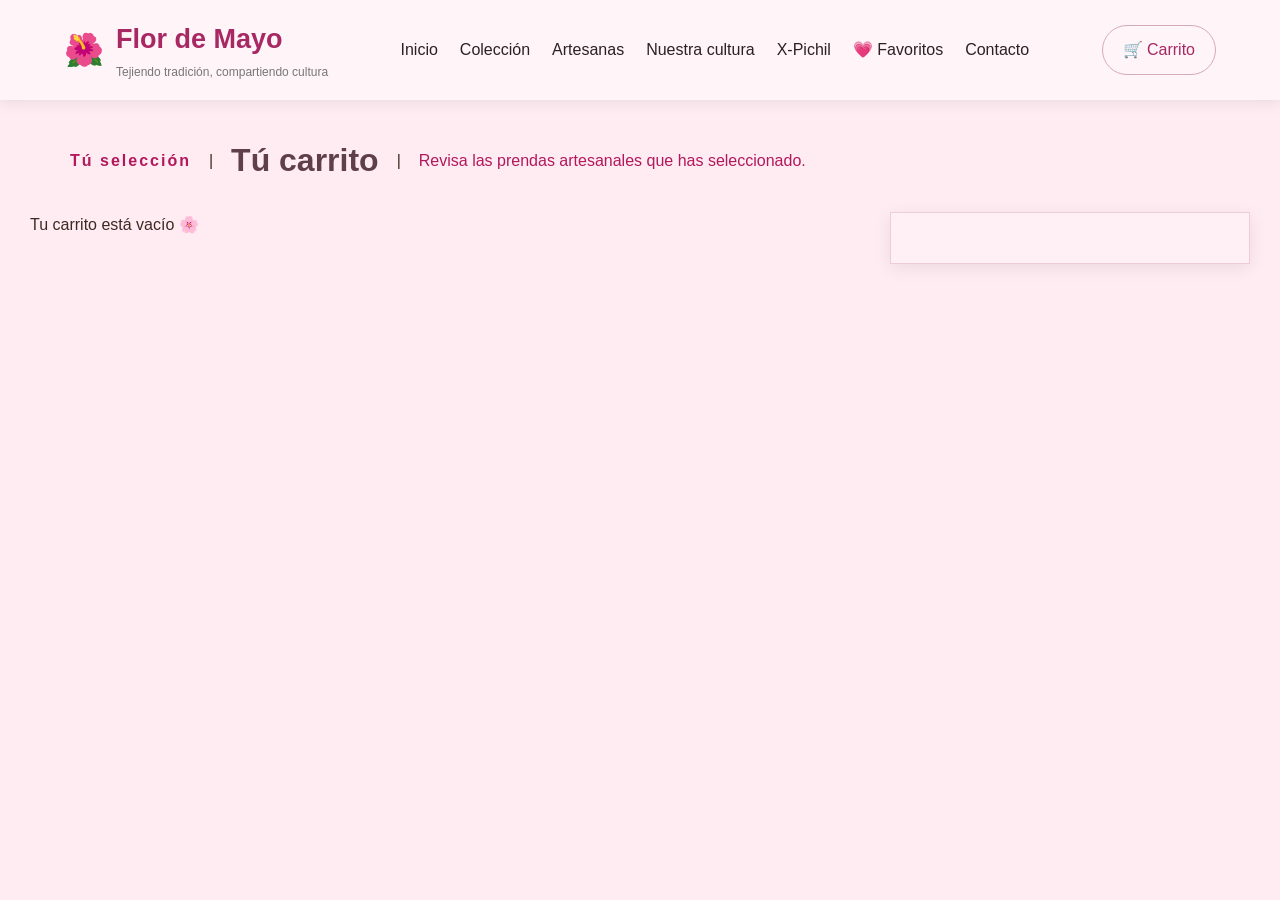
<file: paginas/carrito.html>
<!DOCTYPE html>
<html lang="es">

<head>
    <meta charset="UTF-8">
    <meta name="viewport" content="width=device-width, initial-scale=1.0">

    <title>Carrito | Chac Nicté</title>

    <link rel="stylesheet" href="../css/estilos.css">
    <link rel="stylesheet" href="../css/carrito.css">
</head>

<body>

    <header class="encabezado-carrito">

    <div class="logo-carrito">
        <span class="flor-logo">🌺</span>

        <div>
            <h1>Flor de Mayo</h1>
            <p>Tejiendo tradición, compartiendo cultura</p>
        </div>
    </div>

    <nav class="menu-carrito">
        <a href="../index.html">Inicio</a>
        <a href="coleccion.html">Colección</a>
        <a href="../index.html#artesanas">Artesanas</a>
        <a href="../index.html#cultura">Nuestra cultura</a>
        <a href="../index.html#xpichil">X-Pichil</a>
        <a href="favoritos.html">💗 Favoritos</a>
        <a href="../index.html#contacto">Contacto</a>
    </nav>

    <a href="carrito.html" class="carrito-header-carrito">
        🛒 Carrito
    </a>

</header>


    <main>

        <section class="seccion-carrito">

           <div class="cabecera-carrito">
    <p class="etiqueta-carrito">Tú selección</p>

    <span class="separador">|</span>

    <h2>Tú carrito</h2>

    <span class="separador">|</span>

    <p>Revisa las prendas artesanales que has seleccionado.</p>
</div>

            <div class="layout-carrito">

    <div id="contenedor-carrito"></div>

    <div id="resumen-carrito" class="resumen-carrito"></div>

</div>

        </section>

    </main>

<script src="../js/carrito.js"></script>
</body>

</html>
</file>
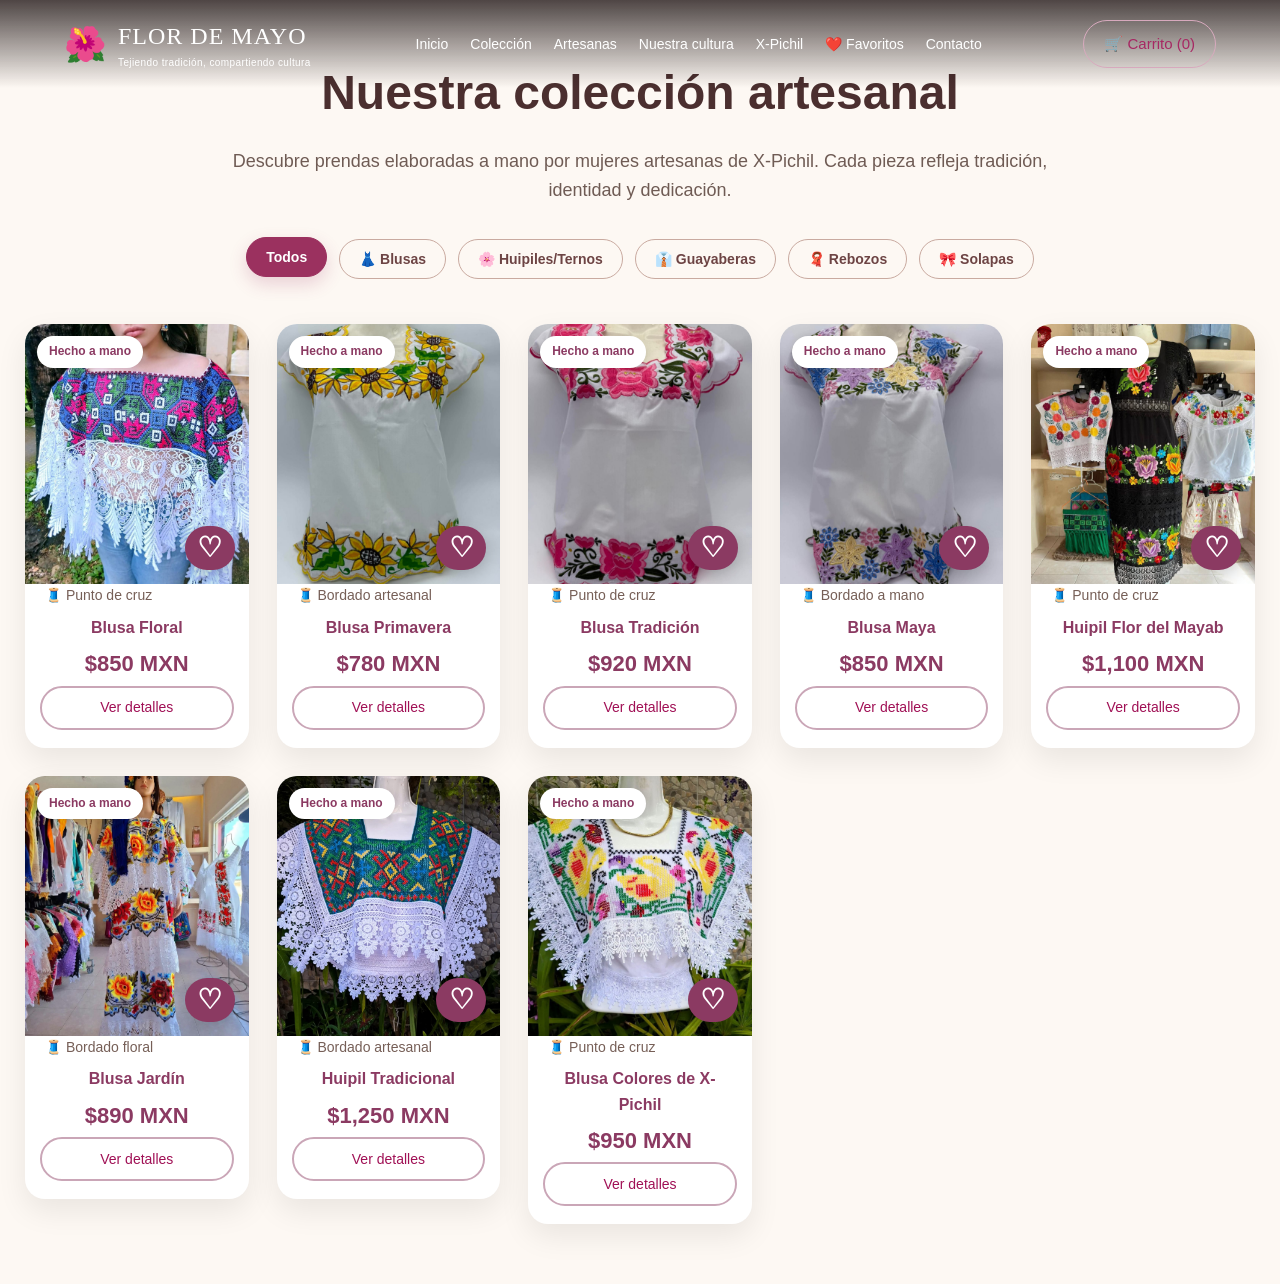
<file: paginas/coleccion.html>
<html lang="es">
<head>
    <body>

<meta charset="UTF-8">

<meta name="viewport"
      content="width=device-width, initial-scale=1.0">

<meta name="description"
      content="Chac Nicté: plataforma de comercialización y difusión cultural de prendas artesanales elaboradas por mujeres de X-Pichil, Quintana Roo.">

<title>
    Colección | Prendas Artesanales
</title>

<!-- Archivo de estilos -->
<link rel="stylesheet"
      href="../css/estilos.css">


</head>
<header class="encabezado-principal">

    <a href="../index.html" class="marca" aria-label="Ir al inicio">
        <span class="marca-simbolo">🌺</span>

        <span class="marca-texto">
            <strong>Flor de Mayo</strong>
            <small>Tejiendo tradición, compartiendo cultura</small>
        </span>
    </a>

    <nav class="menu-principal" aria-label="Navegación principal">

    <a href="../index.html">Inicio</a>

<a href="coleccion.html">Colección</a>

<a href="../index.html#artesanas">Artesanas</a>

<a href="../index.html#cultura">Nuestra cultura</a>

<a href="../index.html#x-pichil">X-Pichil</a>

<a href="favoritos.html">❤️ Favoritos</a>

<a href="../index.html#contacto">Contacto</a>

</nav>

    <a href="carrito.html" class="carrito-coleccion">
    🛒 Carrito (<span id="contador-carrito">0</span>)
</a>

</header>
<main class="coleccion-principal">

    <section class="banner-coleccion">

        <h1>Nuestra colección artesanal</h1>

        <p>
            Descubre prendas elaboradas a mano por mujeres artesanas de
            X-Pichil. Cada pieza refleja tradición, identidad y dedicación.
        </p>

    </section>

    <section class="filtros-catalogo">

        <button data-categoria="Todos" class="filtro-activo">
            Todos
        </button>

        <button data-categoria="Blusas">
            👗 Blusas
        </button>

        <button data-categoria="Huipiles">
            🌸 Huipiles/Ternos
        </button>

        <button data-categoria="Guayaberas">
            👔 Guayaberas
        </button>

        <button data-categoria="Rebozos">
            🧣 Rebozos
        </button>

        <button data-categoria="Solapas">
            🎀 Solapas
        </button>

    </section>

    <section class="catalogo-coleccion">

    <div id="contenedor-productos" class="productos">

    </div>

</section>
<script src="../js/productos.js"></script>
<script src="../js/coleccion.js"></script>

</main>
</body>
</html>
</file>
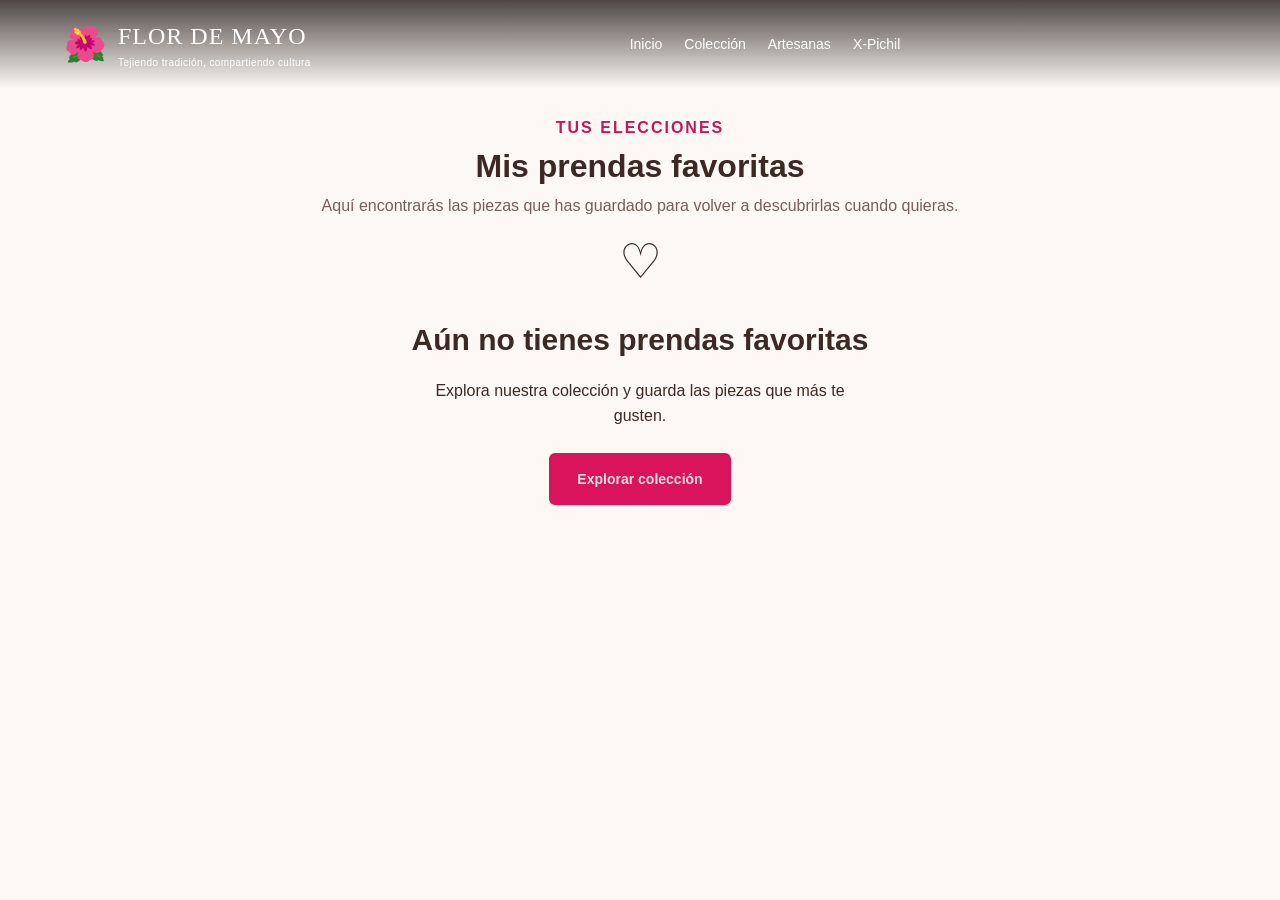
<file: paginas/favoritos.html>
<!DOCTYPE html>
<html lang="es">

<head>
    <meta charset="UTF-8">

    <meta
        name="viewport"
        content="width=device-width, initial-scale=1.0"
    >

    <title>Mis favoritos | Chac Nicté</title>

    <link
        rel="stylesheet"
        href="../css/estilos.css"
    >
</head>

<body>

    <header class="encabezado-principal">

        <a
            href="../index.html"
            class="marca"
            aria-label="Volver al inicio"
        >
            <span class="marca-simbolo">🌺</span>

            <span class="marca-texto">
                <strong>Flor de Mayo</strong>
                <small>
                    Tejiendo tradición, compartiendo cultura
                </small>
            </span>
        </a>

        <nav class="menu-principal">
            <a href="../index.html">Inicio</a>

            <a href="coleccion.html">
              Colección
            </a>

            <a href="../index.html#artesanas">
                Artesanas
            </a>

            <a href="../index.html#x-pichil">
                X-Pichil
            </a>
        </nav>

    </header>


    <main class="pagina-favoritos">

        <div class="encabezado-seccion">

            <span class="subtitulo">
                Tus elecciones
            </span>

            <h1>Mis prendas favoritas</h1>

            <p>
                Aquí encontrarás las piezas que has guardado
                para volver a descubrirlas cuando quieras.
            </p>

        </div>


        <div
            class="productos"
            id="contenedor-favoritos"
        >
            <!-- JavaScript mostrará aquí los favoritos -->
        </div>

    </main>


    <script src="../js/productos.js"></script>
    <script src="../js/favoritos.js"></script>

</body>

</html>
</file>
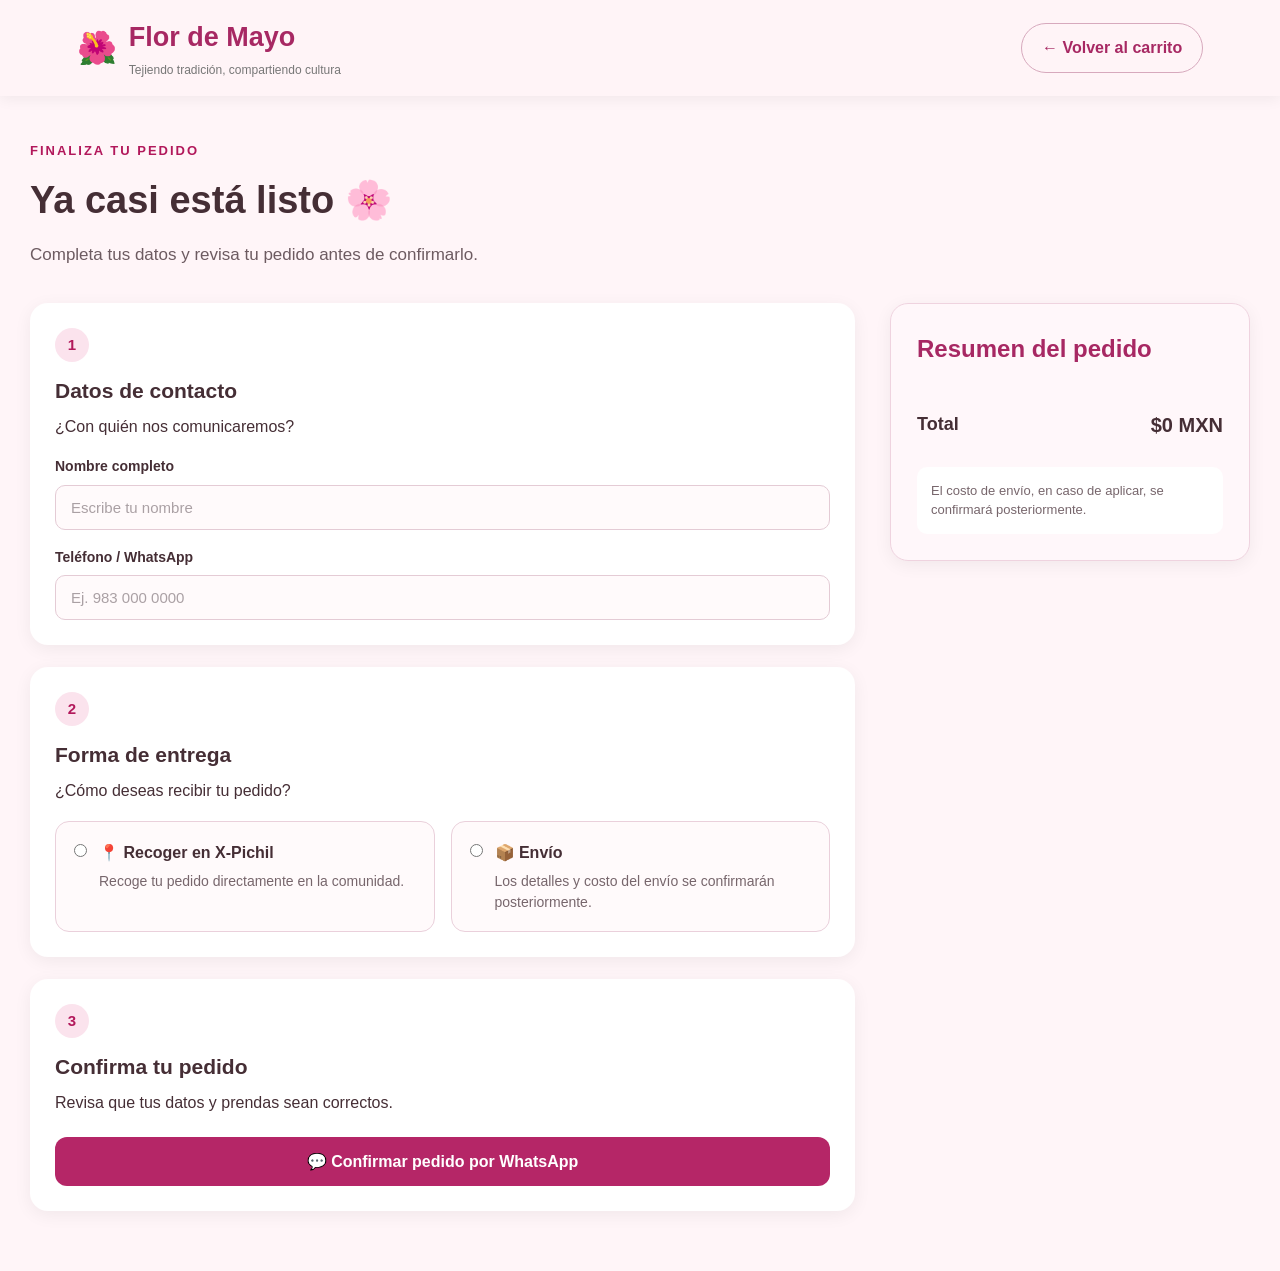
<file: paginas/pedido.html>
<!DOCTYPE html>
<html lang="es">

<head>
    <meta charset="UTF-8">
    <meta name="viewport" content="width=device-width, initial-scale=1.0">

    <title>Finalizar pedido | Chac Nicté</title>

    <link rel="stylesheet" href="../css/estilos.css">
    <link rel="stylesheet" href="../css/pedido.css">
</head>

<body>

    <!-- ENCABEZADO -->
    <header class="encabezado-pedido">

        <div class="logo-pedido">
            <span class="flor-logo">🌺</span>

            <div>
                <h1>Flor de Mayo</h1>
                <p>Tejiendo tradición, compartiendo cultura</p>
            </div>
        </div>

        <a href="carrito.html" class="volver-carrito">
            ← Volver al carrito
        </a>

    </header>


    <main class="pagina-pedido">

        <!-- TÍTULO -->
        <div class="titulo-pedido">
            <span>FINALIZA TU PEDIDO</span>

            <h2>Ya casi está listo 🌸</h2>

            <p>
                Completa tus datos y revisa tu pedido antes de confirmarlo.
            </p>
        </div>


        <div class="layout-pedido">

            <!-- COLUMNA IZQUIERDA -->
            <div class="formulario-pedido">

                <!-- DATOS DE CONTACTO -->
                <section class="bloque-pedido">

                    <div class="titulo-bloque">
                        <span class="numero-paso">1</span>

                        <div>
                            <h3>Datos de contacto</h3>
                            <p>¿Con quién nos comunicaremos?</p>
                        </div>
                    </div>

                    <div class="campo-pedido">
    <label for="nombre">Nombre completo</label>

    <input
        type="text"
        id="nombre"
        placeholder="Escribe tu nombre"
    >
</div>

<div class="campo-pedido">
    <label for="telefono">Teléfono / WhatsApp</label>

    <input
        type="tel"
        id="telefono"
        placeholder="Ej. 983 000 0000"
    >
</div>

                </section>


                <!-- FORMA DE ENTREGA -->
                <section class="bloque-pedido">

                    <div class="titulo-bloque">
                        <span class="numero-paso">2</span>

                        <div>
                            <h3>Forma de entrega</h3>
                            <p>¿Cómo deseas recibir tu pedido?</p>
                        </div>
                    </div>


<div class="opciones-entrega">

    <label class="opcion-entrega">
        <input
            type="radio"
            name="entrega"
            value="recoger"
        >

        <div class="contenido-opcion">
            <strong>📍 Recoger en X-Pichil</strong>
            <span>Recoge tu pedido directamente en la comunidad.</span>
        </div>
    </label>


    <label class="opcion-entrega">
        <input
            type="radio"
            name="entrega"
            value="envio"
        >

        <div class="contenido-opcion">
            <strong>📦 Envío</strong>
            <span>Los detalles y costo del envío se confirmarán posteriormente.</span>
           
        </div>
    </label>

</div>
 <div id="datos-envio" class="datos-envio">

    <div class="campo-pedido">
        <label for="estado">Estado</label>
        <input
            type="text"
            id="estado"
            placeholder="Ej. Quintana Roo"
        >
    </div>

    <div class="campo-pedido">
        <label for="municipio">Municipio / Ciudad</label>
        <input
            type="text"
            id="municipio"
            placeholder="Ej. Cancún"
        >
    </div>

    <div class="campo-pedido">
        <label for="codigo-postal">Código postal</label>
        <input
            type="text"
            id="codigo-postal"
            placeholder="Ej. 77000"
        >
    </div>

    <div class="campo-pedido">
        <label for="direccion">Dirección</label>
        <input
            type="text"
            id="direccion"
            placeholder="Calle, número y colonia"
        >
    </div>

    <div class="campo-pedido">
        <label for="referencias">Referencias</label>
        <input
            type="text"
            id="referencias"
            placeholder="Alguna referencia para localizar el domicilio"
        >
    </div>

    <p class="aviso-envio">
        El costo y los detalles del envío se confirmarán posteriormente por WhatsApp.
    </p>

</div>

                </section>


                <!-- CONFIRMACIÓN -->
                <section class="bloque-pedido">

                    <div class="titulo-bloque">
                        <span class="numero-paso">3</span>

                        <div>
                            <h3>Confirma tu pedido</h3>
                            <p>
                                Revisa que tus datos y prendas sean correctos.
                            </p>
                        </div>
                    </div>

                    <button
                        type="button"
                        class="btn-confirmar-pedido"
                    >
                        💬 Confirmar pedido por WhatsApp
                    </button>

                </section>

            </div>


            <!-- COLUMNA DERECHA -->
            <aside class="resumen-pedido">

    <h3>Resumen del pedido</h3>

    <div id="lista-resumen-pedido"></div>

    <div class="linea-resumen"></div>

    <div class="total-pedido">
        <span>Total</span>
        <strong id="total-pedido">$0 MXN</strong>
    </div>

    <p class="nota-envio">
        El costo de envío, en caso de aplicar, se confirmará posteriormente.
    </p>

</aside>

        </div>

    </main>
<script src="../js/pedido.js"></script>
</body>

</html>
</file>
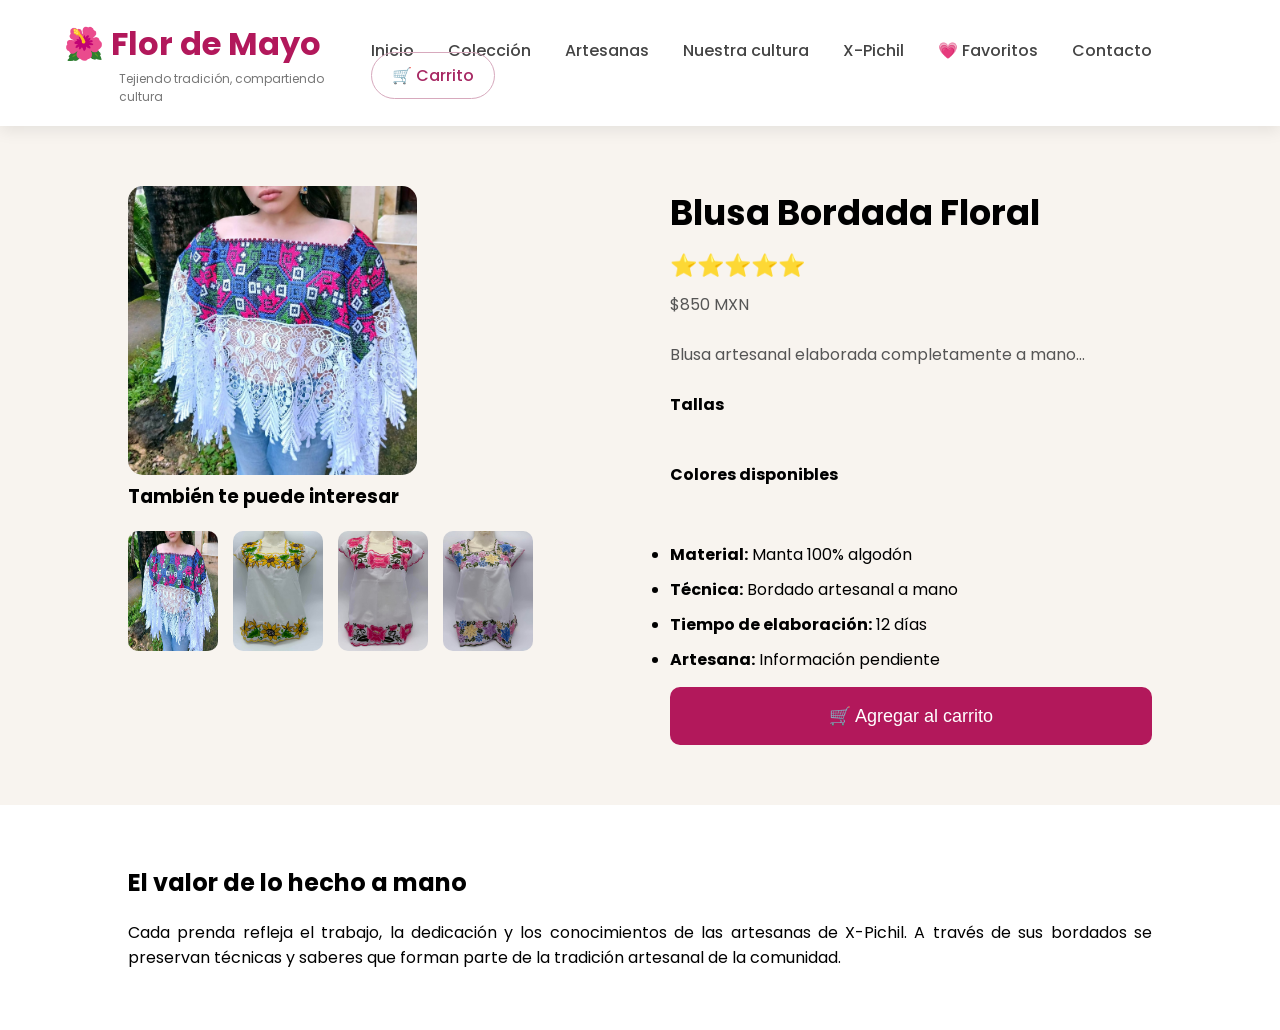
<file: paginas/producto.html>
<!DOCTYPE html>
<html lang="es">
<head>
    <meta charset="UTF-8">
    <meta name="viewport" content="width=device-width, initial-scale=1.0">
    <title>Producto | Flor de Mayo </title>

    <link rel="stylesheet" href="../css/producto.css">

    <link rel="preconnect" href="https://fonts.googleapis.com">
    <link rel="preconnect" href="https://fonts.gstatic.com" crossorigin>
    <link href="https://fonts.googleapis.com/css2?family=Poppins:wght@300;400;500;600;700&display=swap" rel="stylesheet">
</head>



<body>

<header>

   <div class="logo-producto">
    <h1>🌺 Flor de Mayo</h1>
    <p class="slogan-producto">Tejiendo tradición, compartiendo cultura</p>
</div>

    <nav>
        <a href="../index.html">Inicio</a>

<a href="coleccion.html">Colección</a>

<a href="../index.html#artesanas">Artesanas</a>

<a href="../index.html#cultura">Nuestra cultura</a>

<a href="../index.html#x-pichil">X-Pichil</a>

<a href="favoritos.html">💗 Favoritos</a>

<a href="../index.html#contacto">Contacto</a>

<a href="carrito.html" class="carrito-producto">🛒 Carrito</a>
    </nav>

</header>

<main class="producto">

   <section class="galeria">

    <img id="producto-imagen" src="../imagenes/blusa1.jpg" class="imagen-principal">

    <div class="bloque-miniaturas">

        <h3 class="titulo-miniaturas">También te puede interesar</h3>

        <div class="miniaturas">
            <img src="../imagenes/blusa1.jpg" data-id="1">
            <img src="../imagenes/blusa2.jpg" data-id="2">
            <img src="../imagenes/blusa3.jpg" data-id="3">
            <img src="../imagenes/blusa4.jpg" data-id="4">
        </div>

    </div>

</section>

    <section class="informacion">

        <h2 id="producto-nombre">Blusa Bordada Floral</h2>

        <div class="estrellas">
            ⭐⭐⭐⭐⭐
        </div>

        <p id="producto-precio">$850 MXN</p>

        <p id="producto-descripcion">
    Blusa artesanal elaborada completamente a mano...
</p>

        <div class="opciones-producto">

    <div class="grupo-opcion">
        <h4>Tallas</h4>
        <div class="tallas" id="producto-tallas"></div>
    </div>

    <div class="grupo-opcion">
        <h4>Colores disponibles</h4>
        <div class="colores" id="producto-colores"></div>
    </div>

</div>
<div id="mensaje-color-pedido"></div>

        <ul>

           <li>
    <strong>Material:</strong>
    <span id="producto-material">Manta 100% algodón</span>
</li>

<li>
    <strong>Técnica:</strong>
    <span id="producto-tecnica">Bordado artesanal a mano</span>
</li>

<li>
    <strong>Tiempo de elaboración:</strong>
    <span id="producto-tiempo">12 días</span>
</li>

<li>
    <strong>Artesana:</strong>
    <span id="producto-artesana">Información pendiente</span>
</li>

        </ul>

        <button class="carrito">
            🛒 Agregar al carrito
        </button>

    </section>

</main>

<section class="historia">

    <h2>El valor de lo hecho a mano</h2>

    <p>

        Cada prenda refleja el trabajo, 
        la dedicación y los conocimientos 
        de las artesanas de X-Pichil. A través 
        de sus bordados se preservan técnicas y 
        saberes que forman parte de la tradición 
        artesanal de la comunidad.

    </p>

</section>

<script src="../js/productos.js"></script>
<script src="../js/producto.js"></script>
</body>
</html>
</file>
<file: css/estilos.css>
/* ==========================================
CONFIGURACIÓN GENERAL
========================================== */

* {
    margin: 0;
    padding: 0;
    box-sizing: border-box;
    }
  
  html {
  scroll-behavior: smooth;
  }
  
  body {
  font-family: Arial, sans-serif;
  background-color: #fdf8f3;
  color: #3d2923;
  line-height: 1.6;
  }
  
/* ==========================================
   ENCABEZADO PRINCIPAL
========================================== */

.encabezado-principal {
    width: 100%;
    min-height: 88px;

    position: fixed;
    top: 0;
    left: 0;
    right: 0;
    z-index: 1000;

    display: flex;
    align-items: center;
    justify-content: space-between;
    gap: 25px;

    padding: 18px 5%;

    background: linear-gradient(
        to bottom,
        rgba(20, 10, 10, 0.75),
        rgba(20, 10, 10, 0)
    );

    color: #ffffff;
}

.marca {
    display: flex;
    align-items: center;
    gap: 12px;

    color: #ffffff;
    text-decoration: none;
}

.marca-simbolo {
    font-size: 34px;
}

.marca-texto {
    display: flex;
    flex-direction: column;
}

.marca-texto strong {
    font-family: Georgia, "Times New Roman", serif;
    font-size: 27px;
    font-weight: normal;
    letter-spacing: 1px;
    text-transform: uppercase;
}

.marca-texto small {
    font-size: 10px;
    letter-spacing: 0.4px;
}

.menu-principal {
    display: flex;
    align-items: center;
    justify-content: center;
    gap: 25px;
}

.menu-principal a {
    position: relative;

    color: #ffffff;
    text-decoration: none;

    font-size: 14px;
    font-weight: 500;

    padding: 8px 0;
}

.menu-principal a::after {
    content: "";

    width: 0;
    height: 2px;

    position: absolute;
    left: 0;
    bottom: 0;

    background-color: #e91e63;

    transition: width 0.3s ease;
}

.menu-principal a:hover::after,
.menu-principal a:focus-visible::after {
    width: 100%;
}

.carrito {
    flex-shrink: 0;

    border: 1px solid #d7a9bd;
    border-radius: 25px;

    background: transparent;
    color: #a72863;

    padding: 10px 18px;

    cursor: pointer;
    backdrop-filter: blur(5px);

    transition:
        background-color 0.3s ease,
        transform 0.3s ease;
}

.carrito:hover {
    background-color: #ef527c;
    transform: translateY(-2px);
}
/* CARRITO - COLECCIÓN */
.carrito-coleccion {
    padding: 11px 20px;
    border: 1px solid #d7a9bd;
    border-radius: 25px;

    color: #a72863;
    text-decoration: none;
    white-space: nowrap;

    font-weight: 500;
    font-size: 15px;
    display: inline-flex;
    align-items: center;
    gap: 6px;
}

.carrito-coleccion:hover {
    color: #a72863;
    text-decoration: none;
}

/* ==========================================
   PORTADA PRINCIPAL
========================================== */

.hero {
    min-height: 100vh;

    position: relative;

    display: flex;
    align-items: center;

    padding: 145px 7% 100px;

    background-image: url("../imagenes/portada.jpg");
    background-size: cover;
    background-position: center;
    background-repeat: no-repeat;

    overflow: hidden;
}

.hero-capa {
    position: absolute;
    inset: 0;

    background:
        linear-gradient(
            90deg,
            rgba(15, 9, 9, 0.82) 0%,
            rgba(15, 9, 9, 0.58) 38%,
            rgba(15, 9, 9, 0.18) 68%,
            rgba(15, 9, 9, 0.08) 100%
        );
}

.hero-contenido {
    width: min(650px, 100%);

    position: relative;
    z-index: 2;

    color: #ffffff;
}

.hero-etiqueta {
    margin-bottom: 15px;

    color: #f5c7d7;

    font-size: 13px;
    font-weight: bold;

    letter-spacing: 2px;
    text-transform: uppercase;
}

.hero-contenido h1 {
    margin-bottom: 8px;

    font-family: Georgia, "Times New Roman", serif;
    font-size: clamp(55px, 7vw, 105px);
    font-weight: normal;

    line-height: 0.95;
    letter-spacing: 2px;
    text-transform: uppercase;
}

.hero-contenido h2 {
    margin-bottom: 25px;

    font-family: Georgia, "Times New Roman", serif;
    font-size: clamp(25px, 3vw, 42px);
    font-style: italic;
    font-weight: normal;
}

.hero-descripcion {
    max-width: 600px;

    margin-bottom: 32px;

    font-size: 17px;
    line-height: 1.8;

    color: rgba(255, 255, 255, 0.94);
}

.hero-botones {
    display: flex;
    flex-wrap: wrap;
    gap: 15px;
}

.boton {
    display: inline-flex;
    align-items: center;
    justify-content: center;

    min-height: 50px;

    padding: 13px 26px;
    border-radius: 6px;

    color: #e8dee1;
    text-decoration: none;
    font-weight: bold;
    font-size: 14px;

    transition:
        transform 0.3s ease,
        background-color 0.3s ease;
}
.artesanas-texto .boton {
    background-color: transparent;
    color: #a01a55;
    font-size: 16px;
    padding: 6px 0;
    min-height: auto;
    border-radius: 0;
}

.boton:hover {
    transform: translateY(-3px);
}

.boton-principal {
    background-color: #d9145b;
    border: 2px solid #d9145b;
}

.boton-principal:hover {
    background-color: #ad0f48;
    border-color: #ad0f48;
}

.boton-secundario {
    background-color: rgba(0, 0, 0, 0.18);
    border: 2px solid rgba(255, 255, 255, 0.85);
}

.boton-secundario:hover {
    background-color: #ffffff;
    color: #6d2b4c;
}

.indicador-scroll {
    position: absolute;
    left: 50%;
    bottom: 25px;
    z-index: 2;

    display: flex;
    flex-direction: column;
    align-items: center;
    gap: 3px;

    color: #ffffff;
    text-decoration: none;

    font-size: 10px;
    text-align: center;
    text-transform: uppercase;
    letter-spacing: 0.8px;

    transform: translateX(-50%);
}

.indicador-scroll span:last-child {
    font-size: 24px;
}


/* ==========================================
   VALORES DE LA MARCA
========================================== */

.valores-marca {
    display: grid;
    grid-template-columns: repeat(4, 1fr);

    padding: 30px 5%;

    background-color: #ffffff;

    box-shadow: 0 5px 20px rgba(0, 0, 0, 0.07);
}

.valor {
    display: flex;
    align-items: flex-start;
    gap: 15px;

    padding: 15px 25px;

    border-right: 1px solid #eadfd8;
}

.valor:last-child {
    border-right: none;
}

.valor > span {
    font-size: 35px;
}

.valor h3 {
    margin-bottom: 5px;

    color: #8b3a62;

    font-size: 15px;
    text-transform: uppercase;
}

.valor p {
    color: #765f57;
    font-size: 13px;
    line-height: 1.5;
}
  
  /* ==========================================
  PRESENTACIÓN CULTURAL
  ========================================== */
  
  .presentacion {
  padding: 30px 15%;
  
  
  background-color: #f3e5df;
  
  text-align: center;
  
  
  }
  
  .presentacion-contenido {
  max-width: 900px;
  

  margin: auto;
  
  
  }
  
  .presentacion h2 {
  font-size: 40px;
  
  
  color: #8b3a62;
  
  margin-bottom: 25px;
  
  
  }
  
  .presentacion p {
  font-size: 18px;
  

  color: #5b4740;
  
  margin-bottom: 15px;
  
  
  }
  
  /* ==========================================
  CATÁLOGO
  ========================================== */
  
  .catalogo {
  padding: 100px 8%;
  

  text-align: center;

  
  }
  
  .catalogo h2 {
  font-size: 40px;
  
  
  color: #8b3a62;
  
  margin-bottom: 15px;
  
  
  }
  
  .descripcion {
  color: #765f57;
  
  
  margin-bottom: 50px;
  
  
  }
  
  /* PRODUCTOS */
  
  .productos{

    max-width:1600px;

    margin:auto;
padding: 0 25px;
box-sizing: border-box;
    display:grid;

    grid-template-columns:repeat(5,1fr);

    gap:28px;

    align-items:start;

}
  
  /* TARJETA */
  
  .producto{

    background:#fff;

    border-radius:20px;

    overflow:hidden;

    box-shadow:0 12px 30px rgba(0,0,0,.08);

    transition: transform .35s ease,
                box-shadow .35s ease;

}
  
  .producto:hover{
    transform: translateY(-8px);

    box-shadow: 0 18px 40px rgba(0,0,0,.18);
}
  
  /* IMÁGENES */
  
  .producto img{

    width:100%;

    height:260px;

    object-fit:cover;

    display:block;

    transition:.5s;

}
.producto:hover img{

    transform:scale(1.05);

}
  
  /* NOMBRE */
  
  .producto h3 {
  margin: 8px 15px 6px;
  
  
  font-size: 19px;
  
  color: #8b3a62;
  
  
  }
  
  /* DESCRIPCIÓN */
  
  .producto p {
  padding: 0 20px;
  
  
  color: #765f57;
  
  font-size: 14px;
  
  
  }
  
  /* PRECIO */
  
  .precio {
  display: block;
  text-align: center;
  
  margin: 20px;
  
  font-size: 21px;
  
  font-weight: bold;
  
  color: #3d2923;
  
  
  }
  
  /* BOTÓN PRODUCTO */
  
  .producto button {
  border: none;
  
  
  background-color: #8b3a62;
  
  color: white;
  
  padding: 12px 25px;
  
  border-radius: 25px;
  
  cursor: pointer;
  
  transition: 0.3s;
  
  
  }
  
  .producto button:hover {
  background-color: #6d2b4c;
  }
  
  /* ==========================================
  NUESTRAS ARTESANAS
  ========================================== */
  
  .artesanas {
  padding: 100px 8%;
  
  
  background-color: #ffffff;
  
  
  }
  
  .seccion-titulo {
  text-align: center;
  
  
  margin-bottom: 50px;
  
  
  }
  
  .seccion-titulo h2 {
  font-size: 40px;
  

  color: #8b3a62;
  
  margin-bottom: 10px;
  
  
  }
  
  .seccion-titulo p {
  color: #765f57;
  
  
  font-size: 18px;

  
  }
  
  .artesanas-contenido {
  max-width: 1100px;
  
  
  margin: auto;
  
  display: grid;
  
  grid-template-columns:
      1fr 1fr;
  
  gap: 60px;
  
  align-items: center;
  
  
  }
  
  /* IMAGEN ARTESANAS */
  
  .artesanas-imagen img {
  width: 100%;
  

  height: 450px;
  
  object-fit: cover;
  
  border-radius: 15px;
  
  
  }
  
  /* TEXTO */
  
  .artesanas-texto h3 {
  font-size: 32px;
  

  color: #8b3a62;
  
  margin-bottom: 20px;
  
  
  }
  
  .artesanas-texto p {
  color: #5b4740;
  
  
  margin-bottom: 20px;
  
  
  }
  
  /* ==========================================
  CULTURA
  ========================================== */
  
  .cultura {
  padding: 20px 8% 100px;
  
  
  text-align: center;
  
  background-color: #fdf8f3;
  
  
  }
  
  .cultura h2 {
  font-size: 40px;
  
  
  color: #8b3a62;
  
  margin-bottom: 15px;
  
  
  }
  
  .cultura-tarjetas {
  max-width: 1100px;
  
  
  margin: 50px auto 0;
  
  display: grid;
  
  grid-template-columns:
      repeat(3, 1fr);
  
  gap: 30px;
  
  
  }
  
  .cultura-tarjeta {
  background-color: white;
  
  
  padding: 40px 25px;
  
  border-radius: 15px;
  
  box-shadow:
      0 5px 20px
      rgba(0, 0, 0, 0.07);
  
  transition: 0.3s;
  
  
  }
  
  .cultura-tarjeta:hover {
  transform: translateY(-5px);
  }
  
  .icono {
  font-size: 45px;
  
  
  margin-bottom: 20px;
  
  
  }
  
  .cultura-tarjeta h3 {
  color: #8b3a62;
  

  margin-bottom: 15px;
  
  font-size: 22px;
  
  
  }
  
  .cultura-tarjeta p {
  color: #765f57;
  }
  
  /* ==========================================
  X-PICHIL
  ========================================== */
  
  .x-pichil {
  min-height: 500px;
  
  
  padding: 100px 15%;
  
  display: flex;
  
  align-items: center;
  
  text-align: center;
  
  background:
      linear-gradient(
          rgba(61, 41, 35, 0.65),
          rgba(61, 41, 35, 0.65)
      ),
      url("imagenes/x-pichil.jpg");
  
  background-size: cover;
  
  background-position: center;
  
  color: white;
  
  
  }
  
  .x-pichil-contenido {
  max-width: 850px;
  
  
  margin: auto;
  
  
  }
  
  .x-pichil h2 {
  font-size: 42px;
  
  
  margin-bottom: 25px;
  
  
  }
  
  .x-pichil p {
  font-size: 18px;
  
  
  margin-bottom: 20px;
  
  
  }
  
  /* ==========================================
  IMPACTO
  ========================================== */
  
  .impacto {
  padding: 100px 8%;
  
  
  text-align: center;
  
  background-color: #f3e5df;
  
  
  }
  
  .impacto h2 {
  font-size: 40px;
  
  
  color: #8b3a62;
  
  margin-bottom: 10px;
  
  
  }
  
  .impacto > p {
  color: #765f57;
  
  
  margin-bottom: 50px;
  
  font-size: 18px;
  
  
  }
  
  .impacto-contenedor {
  max-width: 1100px;
  
  
  margin: auto;
  
  display: grid;
  
  grid-template-columns:
      repeat(3, 1fr);
  
  gap: 30px;
  
  
  }
  
  .impacto-item {
  background-color: white;
  
  
  padding: 35px 25px;
  
  border-radius: 15px;
  
  
  }
  
  .impacto-item span {
  font-size: 45px;
  
  
  display: block;
  
  margin-bottom: 15px;
  
  
  }
  
  .impacto-item h3 {
  color: #8b3a62;
  
  
  margin-bottom: 10px;
  
  
  }
  
  .impacto-item p {
  color: #765f57;
  }
  
  /* ==========================================
  CONTACTO
  ========================================== */
  
  .contacto {
  padding: 100px 10%;
  
  
  text-align: center;
  
  background-color: #ffffff;
  
  
  }
  
  .contacto h2 {
  font-size: 40px;
  
  
  color: #8b3a62;
  
  margin-bottom: 20px;
  
  
  }
  
  .contacto p {
  color: #765f57;
  
  
  font-size: 18px;
  
  margin-bottom: 30px;

  
  }
  
  .contacto button {
  border: none;
  

  background-color: #25D366;
  
  color: white;
  
  padding: 14px 30px;
  
  border-radius: 25px;
  
  cursor: pointer;
  
  font-size: 16px;
  
  transition: 0.3s;

  
  }
  
  .contacto button:hover {
  transform: translateY(-2px);
  }
  
  /* ==========================================
  PIE DE PÁGINA
  ========================================== */
  
  footer {
  background-color: #3d2923;
  
  
  color: white;
  
  text-align: center;
  
  padding: 30px;
  
  line-height: 1.8;

  
  }
  
  /* ===========================
   PÁGINA COLECCIÓN
=========================== */

.coleccion-principal {
    padding-top: 50px;
    padding-bottom: 60px;
}

.banner-coleccion {
    text-align: center;
    margin-bottom: 35px;
}

.banner-coleccion h1 {
    font-size: 48px;
    color: #4b2f2f;
    margin-bottom: 15px;
}

.banner-coleccion p {
    max-width: 850px;
    margin: 0 auto;
    font-size: 18px;
    color: #6f5b54;
    line-height: 1.6;
}

.filtros-catalogo {
    display: flex;
    justify-content: center;
    gap: 18px;
    flex-wrap: wrap;
    margin-top: 30px;
    margin-bottom: 50px;
}

  /* ==========================================
  RESPONSIVE - TABLETS
  ========================================== */
  
  @media (max-width: 1100px) {
  
  
  .productos {
      grid-template-columns:
          repeat(2, 1fr);
  }
  
  .hero-texto h1 {
      font-size: 48px;
  }
  
  nav {
      gap: 15px;
  }
  
  
  }
  .producto-imagen {
    position: relative;
}

.etiqueta-artesanal {
    position: absolute;
    top: 12px;
    left: 12px;
    z-index: 2;

    background-color: #ffffff;
    color: #8b3a62;
    padding: 6px 12px;
    border-radius: 20px;

    font-size: 12px;
    font-weight: bold;
    box-shadow: 0 3px 10px rgba(0, 0, 0, 0.15);
}
  /* ===== ACCIONES DE PRODUCTO - ESCRITORIO ===== */

.producto-acciones {
    display: grid;
    grid-template-columns: 1fr;
    gap: 10px;
    padding: 0 15px 18px;
    justify-items: center;
}

.boton-detalles,
.boton-agregar {
    width: 100%;
    min-height: 44px;
    border-radius: 22px;
    font-size: 14px;
    text-align: center;
    text-decoration: none;
    cursor: pointer;

    display: flex;
    align-items: center;
    justify-content: center;
}

.boton-detalles {
    background-color: transparent;
    color: #a01055;
    border: 2px solid #caa6b7;
}

.boton-agregar {
    border: none;
    background-color: #8b3a62;
    color: white;
}
  /* ==========================================
  RESPONSIVE - CELULARES
  ========================================== */
  
  @media (max-width: 700px) {

.mensaje-artesanas {
    padding-left: 25px;
    padding-right: 25px;
}
.mensaje-contenido h2 {
    font-size: 32px !important;
    line-height: 1.15 !important;
}
.banner-coleccion {
    padding-top: 150px;
    padding-left: 20px;
    padding-right: 20px;
    text-align: center;
}

.banner-coleccion h1 {
    font-size: 38px;
    line-height: 1.1;
    margin-bottom: 18px;
}

.banner-coleccion p {
    font-size: 14px;
    line-height: 1.5;
    max-width: 390px;
    margin: 0 auto 25px;
}
.carrito-coleccion {
    position: absolute;
    top: 140px;
    right: 16px;
    padding: 6px 10px;
    font-size: 13px;
}
.banner-coleccion h1 {
    font-size: 27px;
    line-height: 1.1;
    margin-bottom: 14px;
    white-space: nowrap;
}

.banner-coleccion p {
    font-size: 16px;
    line-height: 1.5;
    max-width: 380px;
    margin: 0 auto 25px;
}
    /* aquí ya tienes otros estilos */

    /* =========================
       MÁS QUE UNA PRENDA - MÓVIL
    ========================= */

    .presentacion {
        padding: 45px 7%;
    }

    .presentacion-contenido {
        max-width: 100%;
    }

    .presentacion h2 {
        font-size: 30px;
        line-height: 1.2;
        margin-bottom: 20px;
    }

    .presentacion p {
        font-size: 15px;
        line-height: 1.6;
        margin-bottom: 12px;
        text-align: justify;
    }

 /* aquí cierra el @media */
  header {
      position: relative;
  
      flex-direction: column;
  
      gap: 15px;
  
      padding: 20px;
  }
  
  
  nav {
      flex-wrap: wrap;
  
      justify-content: center;
  
      gap: 12px;
  }
  
  
  .hero {
      margin-top: 0;
  
      min-height: 80vh;
  
      padding: 50px 25px;
  }
  
  
  .hero-texto h1 {
      font-size: 38px;
  }
  
  
  .hero-texto p {
      font-size: 16px;
  }
  
  
  .hero-botones {
      flex-direction: column;
  
      align-items: flex-start;
  }
  
  
  .presentacion {
      padding: 70px 25px;
  }
  
  
  .presentacion h2 {
      font-size: 32px;
  }
  
  
  .catalogo {
      padding: 70px 20px;
  }
  
  
  .productos {
    grid-template-columns: repeat(2, 1fr);
    gap: 12px;
}
  
  
  .producto img {
      height: 230px;
      transition: transform .45s ease;
  }
  
  
  .artesanas {
      padding: 70px 25px;
  }
  
  
  .artesanas-contenido {
      grid-template-columns: 1fr;
  
      gap: 35px;
  }
  
  
  .artesanas-imagen img {
      height: 250px;
  }
  
  
  .cultura {
      padding: 20px 25px;
  }
  
  
  .cultura-tarjetas {
      grid-template-columns: 1fr;
  }
  .cultura-tarjeta {
    padding: 25px 20px;
}
  
  .x-pichil {
      padding: 70px 25px;
  }
  
  
  .x-pichil h2 {
      font-size: 34px;
  }
  
  
  .impacto {
      padding: 70px 25px;
  }
  
  
  .impacto-contenedor {
      grid-template-columns: 1fr;
  }
  
  
  .contacto {
      padding: 70px 25px;
  }



  .producto-imagen {
    position: relative;
    overflow: hidden;
    
}

.producto-imagen img {
    transition: transform 0.4s ease;
}

.producto:hover .producto-imagen img {
    transform: scale(1.05);
}

.etiqueta-artesanal {
    position: absolute;
    top: 15px;
    left: 15px;
    z-index: 2;

    background-color: #ffffff;
    color: #8b3a62;

    padding: 6px 12px;
    border-radius: 20px;

    font-size: 12px;
    font-weight: bold;

    box-shadow: 0 3px 10px rgba(0, 0, 0, 0.15);
}

.producto-informacion {
    padding: 0 18px;
}

.producto-tecnica {
    margin-bottom: 4px;
    font-size: 12px;
    font-weight: bold;
    white-space: nowrap;
}

.producto-acciones {
    display: grid;
    grid-template-columns: 1fr 1fr;
    gap: 10px;
}

.boton-detalles,
.boton-agregar {
    width: 100%;
    min-height: 44px;
    transition: all .3s ease;

    display: flex;
    align-items: center;
    justify-content: center;

    margin: 0;
    padding: 10px 8px;

    border-radius: 22px;
    font-size: 14px;
    text-align: center;
}

.boton-detalles,
.boton-agregar {
    display: inline-block;

    border: none;
    border-radius: 22px;

    padding: 11px 18px;

    font-size: 14px;
    text-decoration: none;
    cursor: pointer;

    transition: 0.3s;
}

.boton-detalles {
    background-color: transparent;
    color: #a01055;
    border: 2px solid #caa6b7;
}

.boton-detalles:hover {
    background-color: #d698cf;
    transform: translateY(-3px);
    box-shadow: 0 10px 20px rgba(24, 12, 18, 0.2);
}


.boton-agregar{
    background-color: #8b3a62;
    color: #fff;
    transition: all .3s ease;
}

.boton-agregar:hover{
    background:#742b50;
    color:#fff;
    transform:translateY(-3px);
    box-shadow:0 12px 24px rgba(139,58,98,.28);
}

.notificacion {
    position: fixed;
    right: 25px;
    bottom: 25px;
    z-index: 3000;

    max-width: 340px;

    background-color: #ffffff;
    color: #3d2923;

    padding: 16px 22px;

    border-left: 5px solid #25a060;
    border-radius: 8px;

    box-shadow: 0 8px 25px rgba(0, 0, 0, 0.2);

    opacity: 0;
    transform: translateY(20px);

    transition: 0.3s;
}

.notificacion-visible {
    opacity: 1;
    transform: translateY(0);
}
  }
@media (max-width: 600px) {

    .producto-informacion {
        padding: 10px 8px;
        height: 130px;
        box-sizing: border-box;
    }

   .producto-acciones {
    display: flex;
    justify-content: center;
    align-items: center;
    gap: 6px;
}

.boton-detalles,
.boton-agregar,
.boton-quitar {
    height: 34px;
    min-height: 34px;
    padding: 4px 3px;
    font-size: 11px;
    white-space: nowrap;
    box-sizing: border-box;
}

.boton-detalles,
.boton-quitar {
    width: 49%;
}
.catalogo-coleccion .producto-informacion {
    height: 180px;
    padding: 10px 8px;
    box-sizing: border-box;
}

.catalogo-coleccion .producto-informacion h3 {
    min-height: 44px;
    display: flex;
    align-items: center;
    justify-content: center;
    margin: 6px 0;
    text-align: center;
}
}

@media (min-width: 701px) and (max-width: 1100px) {

    .encabezado-principal {
    flex-wrap: nowrap;
    justify-content: space-between;
    align-items: center;
    gap: 10px;
    padding: 12px 3%;
}

.marca {
    margin-right: 20px;
    flex-shrink: 0;
}

.menu-principal {
    order: initial;
    width: auto;
    flex: 1;
    flex-wrap: nowrap;
    justify-content: center;
    gap: 10px;
}

.menu-principal a {
    font-size: 12px;
    white-space: nowrap;
}

.carrito-header {
    margin-left: 20px;
    flex-shrink: 0;
    white-space: nowrap;
    font-size: 12px;
}

    .hero {
        padding-top: 110px;
    }

    .valores-marca {
        grid-template-columns: repeat(2, 1fr);
    }

    .valor:nth-child(2) {
        border-right: none;
    }

    .valor:nth-child(-n + 2) {
        border-bottom: 1px solid #eadfd8;
    }
}

@media (max-width: 700px) {
    .encabezado-principal {
        position: absolute;
        padding: 15px 20px;
    }

    .marca {
        width: 100%;
        justify-content: center;
        margin: 0;
    }

    .marca-texto strong {
        font-size: 23px;
    }

    .carrito {
        position: absolute;
        top: 95px;
        right: 20px;
    }
.carrito-header {
    color: #ffffff;
    text-decoration: none;
    font-size: 14px;
    padding: 8px 12px;
    border: 1px solid rgba(255, 255, 255, 0.65);
    border-radius: 22px;
    background: rgba(255, 255, 255, 0.10);
    white-space: nowrap;
}
    .menu-principal {
        gap: 12px 18px;
    }

    .menu-principal a {
        font-size: 12px;
    }

    .hero {
        min-height: 900px;

        align-items: flex-end;

        padding: 260px 24px 120px;

        background-position: 38% center;
    }

    .hero-capa {
        background:
            linear-gradient(
                to top,
                rgba(15, 9, 9, 0.94) 0%,
                rgba(15, 9, 9, 0.72) 52%,
                rgba(15, 9, 9, 0.25) 100%
            );
    }

    .hero-contenido h1 {
        font-size: 52px;
    }

    .hero-descripcion {
        font-size: 15px;
    }

    .hero-botones {
        flex-direction: column;
    }

    .boton {
        width: 100%;
    }

    .indicador-scroll {
        display: none;
    }

    .valores-marca {
    grid-template-columns: repeat(2, 1fr);
    padding: 18px 12px;
}

.valor {
    padding: 14px 10px;
    gap: 8px;
    align-items: flex-start;
}

/* Línea vertical entre columnas */
.valor:nth-child(odd) {
    border-right: 1px solid #eadfd8;
}

.valor:nth-child(even) {
    border-right: none;
}

/* Línea horizontal solamente entre las dos filas */
.valor:nth-child(-n + 2) {
    border-bottom: 1px solid #eadfd8;
}

.valor:nth-child(n + 3) {
    border-bottom: none;
}

.valor > span {
    font-size: 26px;
}

.valor h3 {
    font-size: 13px;
    margin-bottom: 3px;
}

.valor p {
    font-size: 12px;
    line-height: 1.4;
}
}
  
/*==========================
    NUESTRA HISTORIA
===========================*/

.historia{

    display:grid;

    grid-template-columns:1fr 1fr;

    gap:70px;

    align-items:center;

    padding:100px 8%;

    background:#fffaf7;

}

.subtitulo{

    color:#c2185b;

    font-weight:bold;

    text-transform:uppercase;

    letter-spacing:2px;

}

.historia h2{

    font-size:48px;

    margin:15px 0 30px;

    color:#4b2f2f;

}

.historia p{

    font-size:18px;

    line-height:1.9;

    color:#555;

    margin-bottom:18px;

}

.historia-imagen img{

    width:100%;

    border-radius:20px;

    box-shadow:0 20px 40px rgba(0,0,0,.18);

}

@media(max-width:900px){
    /* =========================
   NUESTRA HISTORIA - MÓVIL
========================= */

.historia {
    grid-template-columns: 1fr;
    gap: 25px;
    padding: 45px 7%;
}

.historia h2 {
    font-size: 30px;
    line-height: 1.2;
    margin: 10px 0 20px;
}

.historia p {
    font-size: 15px;
    line-height: 1.6;
    margin-bottom: 12px;
    text-align: justify;
}

.historia-imagen img {
    width: 100%;
    max-height: 280px;
    object-fit: cover;
    border-radius: 14px;
    box-shadow: 0 10px 25px rgba(0,0,0,.12);
}

.subtitulo {
    font-size: 13px;
    letter-spacing: 1.5px;
}

.historia{

grid-template-columns:1fr;

}

.historia h2{

font-size:36px;

}

}

/* ==========================================
   SECCIÓN DE ARTESANAS
========================================== */

.seccion-artesanas {
    padding: 100px 8%;
    background-color: #ffffff;
}

.encabezado-seccion {
    max-width: 760px;
    margin: 0 auto 55px;
    text-align: center;
}

.encabezado-seccion h2 {
    margin: 12px 0 18px;

    color: #4b2f2f;

    font-family: Georgia, "Times New Roman", serif;
    font-size: clamp(36px, 5vw, 52px);
}

.encabezado-seccion p {
    color: #765f57;
    font-size: 17px;
    line-height: 1.7;
}

.lista-artesanas {
    display: grid;
    grid-template-columns: repeat(3, 1fr);
    gap: 30px;

    max-width: 1200px;
    margin: auto;
}

.tarjeta-artesana {
    overflow: hidden;

    background-color: #fffaf7;
    border-radius: 18px;

    box-shadow: 0 10px 28px rgba(61, 41, 35, 0.12);

    transition:
        transform 0.3s ease,
        box-shadow 0.3s ease;
}

.tarjeta-artesana:hover {
    transform: translateY(-8px);
    box-shadow: 0 18px 38px rgba(61, 41, 35, 0.18);
}

.tarjeta-artesana img {
    width: 100%;
    height: 340px;

    display: block;
    object-fit: cover;
}

.datos-artesana {
    padding: 25px;
}

.datos-artesana h3 {
    margin-bottom: 10px;

    color: #8b3a62;
    font-size: 23px;
}

.especialidad {
    margin-bottom: 14px;

    color: #4b2f2f;
    font-weight: bold;
}

.datos-artesana > p:not(.especialidad) {
    min-height: 55px;
    margin-bottom: 22px;

    color: #765f57;
    line-height: 1.6;
}

.boton-historia {
    width: 100%;

    border: 2px solid #8b3a62;
    border-radius: 24px;

    background-color: transparent;
    color: #8b3a62;

    padding: 11px 18px;

    font-weight: bold;
    cursor: pointer;

    transition: 0.3s;
}

.boton-historia:hover {
    background-color: #8b3a62;
    color: #ffffff;
}

@media (max-width: 950px) {
    .lista-artesanas {
        grid-template-columns: repeat(2, 1fr);
    }
}

@media (max-width: 650px) {

    .seccion-artesanas {
        padding: 45px 20px;
    }
  
    .encabezado-seccion {
        margin-bottom: 30px;
    }

    .encabezado-seccion h2 {
        font-size: 30px;
        line-height: 1.2;
        margin: 8px 0 12px;
    }
    .encabezado-seccion p {
        font-size: 15px;
        line-height: 1.5;
    }

    .lista-artesanas {
        grid-template-columns: 1fr;
        gap: 22px;
    }

    .tarjeta-artesana img {
        height: 210px;
    }

    .datos-artesana {
        padding: 18px;
    }

    .datos-artesana h3 {
        font-size: 20px;
        margin-bottom: 8px;
    }

    .especialidad {
        margin-bottom: 10px;
        font-size: 14px;
    }

    .datos-artesana > p:not(.especialidad) {
        min-height: auto;
        margin-bottom: 15px;
        font-size: 14px;
        line-height: 1.5;
    }

    .boton-historia {
        padding: 9px 14px;
        border-radius: 20px;
        font-size: 14px;
    }
}


/*==============================
    PROCESO
==============================*/

.proceso{

background:#fff8f6;

padding:100px 8%;

}

.linea-tiempo{

max-width:900px;

margin:auto;

position:relative;

}

.linea-tiempo::before{

content:"";

position:absolute;

left:35px;

top:0;

bottom:0;

width:4px;

background:#d81b60;

}

.paso{

display:flex;

gap:30px;

margin-bottom:60px;

position:relative;

}

.numero{

width:70px;

height:70px;

background:#d81b60;

border-radius:50%;

display:flex;

justify-content:center;

align-items:center;

color:white;

font-size:28px;

font-weight:bold;

z-index:2;

flex-shrink:0;

box-shadow:0 10px 20px rgba(0,0,0,.2);

}

.contenido-paso{

background:white;

padding:25px;

border-radius:20px;

box-shadow:0 15px 30px rgba(0,0,0,.1);

flex:1;

}

.contenido-paso img{

width:100%;

height:260px;

object-fit:cover;

border-radius:15px;

margin-bottom:20px;

}

.contenido-paso h3{

color:#8b3a62;

margin-bottom:15px;

font-size:28px;

}

.contenido-paso p{

line-height:1.8;

color:#555;

}
/* ===== LÍNEA DEL TIEMPO - LAPTOP ===== */

@media (min-width: 769px) {

    .proceso {
        padding: 55px 8%;
    }

    .linea-tiempo {
        max-width: 1050px;
    }

    .paso {
        gap: 22px;
        margin-bottom: 35px;
        align-items: flex-start;
    }

    .numero {
        width: 55px;
        height: 55px;
        font-size: 22px;
    }

    .linea-tiempo::before {
        left: 27px;
    }

    .contenido-paso {
        padding: 18px;
    }

    .contenido-paso img {
        height: 190px;
        margin-bottom: 12px;
    }

    .contenido-paso h3 {
        font-size: 23px;
        margin-bottom: 8px;
    }

    .contenido-paso p {
        line-height: 1.5;
        margin: 0;
    }
}
/* =========================================
   LÍNEA DEL TIEMPO - LAPTOP / ESCRITORIO
========================================= */

@media (min-width: 769px) {

    .proceso {
        padding: 55px 4%;
    }

    .linea-tiempo {
        max-width: 1400px;
        margin: 50px auto 0;
        display: grid;
        grid-template-columns: repeat(5, 1fr);
        gap: 18px;
        position: relative;
        align-items: start;
    }

    /* línea horizontal */
    .linea-tiempo::before {
        content: "";
        position: absolute;
        left: 5%;
        right: 5%;
        top: 185px;
        height: 4px;
        background: #d81b60;
        z-index: 0;
    }

    .paso {
        display: flex;
        flex-direction: column;
        align-items: center;
        gap: 12px;
        margin: 0;
        position: relative;
        z-index: 1;
    }

    /* zigzag */
    .paso:nth-child(even) {
        margin-top: 105px;
    }

    .numero {
        width: 52px;
        height: 52px;
        flex-shrink: 0;
        font-size: 20px;
        margin: 0;
        order: 2;
    }

    .contenido-paso {
        width: 100%;
        padding: 12px;
        border-radius: 16px;
        order: 1;
    }

    .contenido-paso img {
        width: 100%;
        height: 130px;
        object-fit: cover;
        border-radius: 12px;
        margin-bottom: 10px;
    }

    .contenido-paso h3 {
        font-size: 18px;
        margin-bottom: 7px;
    }

    .contenido-paso p {
        font-size: 14px;
        line-height: 1.45;
        margin: 0;
    }

    /* pasos 2 y 4: número arriba de la tarjeta */
    .paso:nth-child(even) .numero {
        order: 1;
    }

    .paso:nth-child(even) .contenido-paso {
        order: 2;
    }
}
/* ===== LÍNEA DEL TIEMPO - CELULAR ===== */
@media (max-width: 768px) {

    .proceso {
        padding: 35px 12px;
    }

    .paso {
    position: relative;
    display: flex;
    width: 100%;
    margin-bottom: -55px;
    gap: 0;
}

.paso:last-child {
    margin-bottom: 0;
}

    /* Línea exactamente al centro */
    .linea-tiempo::before {
        left: 50%;
        transform: translateX(-50%);
        width: 3px;
    }

    /* Tarjetas más pequeñas */
    .contenido-paso {
        flex: 0 0 43%;
        width: 43%;
        padding: 9px;
        border-radius: 12px;
    }

    /* 1, 3 y 5 a la derecha */
    .paso:nth-child(odd) {
        justify-content: flex-end;
    }

    /* 2 y 4 a la izquierda */
    .paso:nth-child(even) {
        justify-content: flex-start;
    }

    /* Número en el centro de la línea */
    .numero {
        position: absolute;
        left: 50%;
        top: 12px;
        transform: translateX(-50%);
        width: 34px;
        height: 34px;
        font-size: 14px;
        z-index: 3;
    }

    /* Imágenes compactas */
    .contenido-paso img {
        width: 100%;
        height: 90px;
        object-fit: cover;
        margin-bottom: 7px;
        border-radius: 8px;
    }

    .contenido-paso h3 {
        font-size: 15px;
        line-height: 1.2;
        margin-bottom: 5px;
    }

    .contenido-paso p {
        font-size: 11px;
        line-height: 1.35;
        text-align: left;
        margin: 0;
    }
}
/*==============================
        X-PICHIL
==============================*/

.xpichil{

padding:100px 8%;

background:white;

}

.xpichil-contenido{

display:grid;

grid-template-columns:1fr 1fr;

gap:70px;

align-items:center;

}

.xpichil-imagen img{

width:100%;

border-radius:20px;

box-shadow:0 20px 35px rgba(0,0,0,.15);

}

.xpichil h2{

font-size:50px;

margin:15px 0 25px;

color:#4b2f2f;

}

.xpichil p{

line-height:1.9;

color:#555;

font-size:17px;

}

.xpichil-datos{

margin-top:35px;

display:grid;

gap:25px;

}

.dato{

display:flex;

gap:18px;

align-items:flex-start;

}

.dato span{

font-size:34px;

}

.dato strong{

display:block;

margin-bottom:5px;

color:#8b3a62;

}

@media(max-width:900px){

.xpichil-contenido{

grid-template-columns:1fr;

}

.xpichil h2{

font-size:36px;

}

}

/* ==========================================
   DESCUBRE X-PICHIL
========================================== */

.descubre-xpichil {
    padding: 110px 7%;
    background-color: #fffaf7;
}

.xpichil-encabezado {
    max-width: 820px;
    margin: 0 auto 55px;
    text-align: center;
}

.xpichil-encabezado h2 {
    margin: 12px 0 18px;

    color: #4b2f2f;

    font-family: Georgia, "Times New Roman", serif;
    font-size: clamp(40px, 6vw, 65px);
}

.xpichil-encabezado p {
    color: #765f57;
    font-size: 18px;
    line-height: 1.8;
}


/* IMAGEN PANORÁMICA */

.xpichil-panorama {
    height: 620px;
    max-width: 1400px;

    position: relative;

    margin: 0 auto 80px;

    overflow: hidden;

    border-radius: 32px;

    box-shadow:
        0 25px 55px
        rgba(61, 41, 35, 0.18);
}

.xpichil-panorama img {
    width: 100%;
    height: 100%;

    display: block;
    object-fit: cover;

    transition: transform 8s ease;
}

.xpichil-panorama:hover img {
    transform: scale(1.035);
}

.xpichil-panorama::after {
    content: "";

    position: absolute;
    inset: 0;

    background:
        linear-gradient(
            to top,
            rgba(35, 18, 18, 0.78),
            rgba(35, 18, 18, 0.08) 65%
        );
}

.xpichil-panorama figcaption {
    position: absolute;
    left: 55px;
    right: 55px;
    bottom: 45px;
    z-index: 2;

    display: flex;
    flex-direction: column;
    gap: 8px;

    color: #ffffff;
}

.xpichil-panorama figcaption span {
    font-size: 14px;
    letter-spacing: 2px;
    text-transform: uppercase;
}

.xpichil-panorama figcaption strong {
    max-width: 650px;

    font-family: Georgia, "Times New Roman", serif;
    font-size: clamp(32px, 5vw, 58px);
    font-weight: normal;
}


/* CARACTERÍSTICAS */

.xpichil-caracteristicas {
    max-width: 1200px;

    display: grid;
    grid-template-columns: repeat(4, 1fr);
    gap: 35px;

    margin: 0 auto 90px;
}

.xpichil-caracteristicas article {
    padding: 12px 15px;
}

.xpichil-caracteristicas article > span {
    display: inline-block;
    margin-bottom: 15px;

    font-size: 40px;

    transition: transform 0.5s ease;
}

.xpichil-caracteristicas article:hover > span {
    transform: translateY(-5px);
}

.xpichil-caracteristicas h3 {
    margin-bottom: 12px;

    color: #8b3a62;
    font-size: 20px;
}

.xpichil-caracteristicas p {
    color: #765f57;
    line-height: 1.7;
}


/* GALERÍA ARTÍSTICA */

.xpichil-galeria {
    max-width: 1300px;
    min-height: 850px;

    display: grid;

    grid-template-columns:
        1.35fr 0.65fr;

    grid-template-rows:
        350px 350px;

    gap: 24px;

    margin: 0 auto 100px;
}

.galeria-item {
    position: relative;

    overflow: hidden;

    background-color: #eee2dc;
    border-radius: 22px;

    box-shadow:
        0 14px 35px
        rgba(61, 41, 35, 0.13);
}

.galeria-item img {
    width: 100%;
    height: 100%;

    display: block;
    object-fit: cover;

    transition:
        transform 1s ease,
        filter 1s ease;
}

.galeria-item::after {
    content: "";

    position: absolute;
    inset: 0;

    background:
        linear-gradient(
            to top,
            rgba(30, 15, 15, 0.72),
            transparent 62%
        );

    opacity: 0.82;

    transition: opacity 0.8s ease;
}

.galeria-item figcaption {
    position: absolute;
    left: 25px;
    right: 25px;
    bottom: 22px;
    z-index: 2;

    display: flex;
    flex-direction: column;
    gap: 4px;

    color: #ffffff;

    transform: translateY(6px);

    transition: transform 0.7s ease;
}

.galeria-item figcaption strong {
    font-size: 22px;
}

.galeria-item figcaption span {
    font-size: 14px;
    line-height: 1.5;
}


/* EFECTOS DIFERENTES Y SUAVES */

.galeria-grande {
    grid-row: 1 / 3;
}

.galeria-grande:hover img {
    transform: scale(1.045);
}

.galeria-superior:hover img {
    transform: translateY(-4px) scale(1.04);
}

.galeria-inferior:hover img {
    transform: scale(1.035);
    filter: brightness(0.86);
}

.galeria-horizontal {
    grid-column: 1 / 3;

    height: 360px;
}

.galeria-horizontal:hover img {
    transform: translateX(5px) scale(1.025);
}

.galeria-item:hover figcaption {
    transform: translateY(0);
}

.galeria-item:hover::after {
    opacity: 1;
}


/* MAPA */

.xpichil-mapa {
    max-width: 1250px;

    display: grid;
    grid-template-columns: 0.8fr 1.2fr;
    gap: 60px;

    align-items: center;

    margin: 0 auto 90px;
    padding: 55px;

    background-color: #ffffff;

    border-radius: 26px;

    box-shadow:
        0 15px 40px
        rgba(61, 41, 35, 0.1);
}

.mapa-informacion h2 {
    margin: 12px 0 20px;

    color: #4b2f2f;

    font-family: Georgia, "Times New Roman", serif;
    font-size: 38px;
}

.mapa-informacion p {
    margin-bottom: 25px;

    color: #765f57;
    line-height: 1.8;
}

.boton-mapa {
    background-color: #8b3a62;
    border: 2px solid #8b3a62;
}

.boton-mapa:hover {
    background-color: #6d2b4c;
}

.mapa-interactivo {
    min-height: 380px;

    overflow: hidden;

    border-radius: 22px;

    box-shadow:
        0 15px 35px
        rgba(61, 41, 35, 0.16);
}

.mapa-interactivo iframe {
    width: 100%;
    height: 100%;
    min-height: 380px;

    display: block;

    border: 0;

    filter: saturate(0.9);

    transition:
        transform 0.8s ease,
        filter 0.8s ease;
}

.mapa-interactivo:hover iframe {
    transform: scale(1.01);
    filter: saturate(1);
}


/* FRASE FINAL */

.xpichil-frase {
    max-width: 900px;

    margin: auto;
    padding: 30px;

    text-align: center;
}

.xpichil-frase p {
    color: #8b3a62;

    font-family: Georgia, "Times New Roman", serif;
    font-size: clamp(25px, 4vw, 40px);
    font-style: italic;
    line-height: 1.5;
}
.enlace-cultura {
    display: block;
    width: fit-content;
    margin: 20px auto 5px;
    color: #a01a55;
    font-size: 17px;
    font-weight: 600;
    text-decoration: none;
}
/* RESPONSIVE */

@media (max-width: 1000px) {
    .xpichil-caracteristicas {
        grid-template-columns: repeat(2, 1fr);
    }

    .xpichil-galeria {
        min-height: auto;

        grid-template-columns: 1fr 1fr;
        grid-template-rows: 500px 320px 320px;
    }

    .galeria-grande {
        grid-column: 1 / 3;
        grid-row: auto;
    }

    .galeria-horizontal {
        grid-column: 1 / 3;
        height: auto;
    }

    .xpichil-mapa {
        grid-template-columns: 1fr;
    }
}

@media (max-width: 650px) {
    .descubre-xpichil {
        padding: 75px 20px;
    }

    .xpichil-panorama {
        height: 580px;
        border-radius: 22px;
    }

    .xpichil-panorama figcaption {
        left: 25px;
        right: 25px;
        bottom: 30px;
    }

    .xpichil-caracteristicas {
        grid-template-columns: repeat(2, 1fr);
        gap: 10px;
    }

    .xpichil-galeria {
        display: flex;
        flex-direction: column;
    }

    .galeria-item,
    .galeria-grande,
    .galeria-horizontal {
        width: 100%;
        height: 340px;
    }

    .xpichil-mapa {
        padding: 30px 22px;
    }

    .mapa-interactivo,
.mapa-interactivo iframe {
    min-height: 320px;
}
}

/*=========================================
     MENSAJE DE LAS ARTESANAS
==========================================*/

.foto-artesanas{

    max-width:1000px;

    margin:15px auto;

    overflow:hidden;

    border-radius:10px;

    box-shadow:0 20px 45px rgba(0,0,0,.18);

}

.foto-artesanas img{

    width:100%;
    height: 380px;
    object-fit: cover;
    display:block;

}
.leyenda-foto{

    text-align:center;

    margin-bottom:25px;

    color:#7b6a66;

    font-style:italic;

}

.mensaje-contenido {
    max-width: 900px;
    margin: auto;
    padding: 65px 35px 55px;

    text-align: center;
    color: #4a2b2b;
}

.mensaje-contenido h2 {
    max-width: 820px;
    margin: 18px auto 20px;

    font-family: Georgia, "Times New Roman", serif;
    font-size: clamp(40px, 5vw, 62px);
    font-weight: normal;
    line-height: 1.1;
}

.mensaje{

    max-width:720px;

    margin:auto;

    font-size:18px;

    line-height:1.8;

}

.mensaje p{

    margin:auto;

}

.firma {
    margin-top: 36px;
    text-align:center;
}

.firma h3 .firma h3{
    margin-bottom:30px;
    font-family:Georgia, serif;
    font-size:32px;
    font-weight:normal;
    text-align:center;
}

.firma p{
    text-align:center;
    margin:0;
    line-height:1;
}

.firma strong{
    display:block;
    font-size:32px;
    margin-bottom:4px;
}

.frase-final {
    max-width: 720px;

    margin: 38px auto 0;
    padding-top: 22px;

    border-top: 1px solid #d8c2b9;

    color: #6d4444;
    font-size: 17px;
    font-style: italic;
    line-height: 1.5;
}

@keyframes fadeUp{

from{

opacity:0;

transform:translateY(35px);

}

to{

opacity:1;

transform:translateY(0);

}

}

@media(max-width:768px){

.overlay-artesanas h2{

font-size:38px;

}

.mensaje{

font-size:17px;

line-height:1.8;

}

.firma h3{

font-size:26px;

}

}
.producto-categoria {
    margin-bottom: 8px;

    color: #c2185b;

    font-size: 12px;
    font-weight: bold;

    letter-spacing: 1.5px;
    text-transform: uppercase;
}

.producto-descripcion {
    min-height: 52px;

    color: #6f5b54;
    line-height: 1.6;
}

.producto-informacion h3{
    min-height: 72px;

    display:flex;
    align-items:center;
    justify-content:center;
    text-align:center;

    margin-bottom:12px;
}

.precio {
    display: block;

    margin: 18px 0;

    color: #8b3a62;

    font-size: 22px;
    font-weight: bold;
}

/* =========================================
   FILTROS DEL CATÁLOGO
========================================= */

.filtros-catalogo {
    max-width: 1100px;

    display: flex;
    justify-content: center;
    flex-wrap: wrap;
    gap: 12px;

    margin: 0 auto 45px;
}

.filtros-catalogo button {
    border: 1px solid #c9aaa0;
    border-radius: 24px;

    background-color: transparent;
    color: #6d4444;

    padding: 11px 19px;

    font-size: 14px;
    font-weight: 600;

    cursor: pointer;

    transition:
        background-color 0.3s ease,
        color 0.3s ease,
        border-color 0.3s ease,
        transform 0.3s ease;
}

.filtros-catalogo button:hover {
    border-color: #9b315f;
    transform: translateY(-2px);
}

.filtros-catalogo .filtro-activo {
    background-color: #9b315f;
    border-color: #9b315f;
    color: #ffffff;
    transform: translateY(-2px);
    box-shadow: 0 7px 18px rgba(155, 49, 95, 0.2);
}

@media (max-width: 600px) {
    .filtros-catalogo {
        justify-content: center;
        flex-wrap: wrap;
        overflow-x: visible;
        gap: 10px;
        padding: 0 12px 12px;
    }

    .filtros-catalogo button {
        flex-shrink: 1;
    }
}
/* Igualar la altura de las tarjetas */

.producto {
    display: flex;
    flex-direction: column;
    height: auto;
}

.producto-informacion h3 {
    min-height: auto;
    margin-bottom: 6px;
    font-size: 16px;
}

.producto-descripcion {
    min-height: auto;
    margin-bottom: 6px;
}

.precio {
    margin-top: 0px;
    margin-bottom: 4px;
}
/* Ajuste final del botón Agregar */
.boton-agregar {
    background-color: #8b3a62 !important;
    color: #ffffff !important;
    border: 2px solid #8b3a62 !important;
    opacity: 1 !important;
}

.boton-agregar:hover {
    background-color: #742b50 !important;
    color: #ffffff !important;
}

.producto-imagen {
    position: relative;
    overflow: hidden;
}

  .boton-favorito{
    font-size:24px;
    font-weight:bold;
    font-family:Arial, sans-serif;
    color:#c2185b;
}

.boton-favorito:hover {
    transform: scale(1.1);
    background-color: #4b0303;
}
.boton-favorito {
    position: absolute;
    right: 14px;
    bottom: 14px;
    z-index: 3;

    width: 44px;
    height: 44px;

    display: flex;
    align-items: center;
    justify-content: center;

    border: none;
    border-radius: 50%;

    background-color: #700a5a;
    color: #c2185b;

    font-size: 28px;
    line-height: 1;

    cursor: pointer;

    box-shadow: 0 6px 18px rgba(0, 0, 0, 0.2);

    transition:
        transform 0.3s ease,
        color 0.3s ease,
        background-color 0.3s ease;
}

.boton-favorito:hover {
    transform: scale(1.1);
    background-color: #f5f2f3;
}
.boton-quitar{
    display: flex;
    align-items: center;
    justify-content: center;
    gap: 6px;

    background: #f49bd3;
    color: #a01055;

    border: 2px solid #dca6b7;
    border-radius: 25px;

    padding: 10px 18px;

    font-weight: 600;
    cursor: pointer;

    transition: all .3s ease;
}
.boton-quitar:hover{
    background: #a01055;
    color: #f4f1f1;
    border-color: #a01055;
    transform: translateY(-2px);
}
.coleccion-principal {
    padding-top: 55px;
}
/* ===========================
   PÁGINA FAVORITOS
=========================== */

.pagina-favoritos {
    padding-top: 115px;
}

.pagina-favoritos .encabezado-seccion {
    margin-top: 0;
    margin-bottom: 40px;
}

.favoritos-vacios {
    width: 100%;
    max-width: none;
    margin: 70px auto;
    padding: 30px 20px;
    text-align: center;
    box-sizing: border-box;
}

.favoritos-vacios-icono {
    font-size: 48px;
    margin-bottom: 15px;
}

.favoritos-vacios h2 {
    margin-bottom: 14px;
    font-size: 30px;
}

.favoritos-vacios p {
    margin-bottom: 24px;
    line-height: 1.6;
}

#contenedor-favoritos.sin-favoritos {
    display: block;
    width: 100%;
}

#contenedor-favoritos.sin-favoritos .favoritos-vacios {
    width: 100%;
    max-width: 600px;
    margin: 70px auto;
    padding: 30px 20px;
    text-align: center;
    box-sizing: border-box;
}
/* =========================================
   FAVORITOS - ESTADO VACÍO
========================================= */

#contenedor-favoritos:has(.favoritos-vacios) {
    display: flex;
    justify-content: center;
    align-items: center;
    width: 100%;
}

#contenedor-favoritos .favoritos-vacios {
    width: 90%;
    max-width: 600px;
    margin: 5px auto 40px;
    padding: 30px 20px;
    text-align: center;
    box-sizing: border-box;
}

#contenedor-favoritos .favoritos-vacios-icono {
    font-size: 48px;
    margin-bottom: 15px;
    text-align: center;
}

#contenedor-favoritos .favoritos-vacios h2 {
    font-size: 30px;
    margin: 0 0 14px;
    text-align: center;
}

#contenedor-favoritos .favoritos-vacios p {
    margin: 0 auto 24px;
    line-height: 1.6;
    text-align: center;
    max-width: 450px;
}
#contenedor-favoritos:has(.favoritos-vacios) {
    margin-top: -70px;
}
/* =====================================
   ENCABEZADO - LAPTOP / ESCRITORIO
===================================== */

@media (min-width: 1101px) {

    .encabezado-principal {
        width: 100%;
        min-height: 88px;

        display: grid;
        grid-template-columns: 250px 1fr auto;
        align-items: center;

        padding: 10px 5%;
        gap: 20px;
    }
    .marca-texto strong {
    font-size: 24px;
}

.marca-texto small {
    font-size: 10px;
}
.hero {
    padding-top: 120px;
}
.carrito-header {
    justify-self: end;
    margin: 0;
    white-space: nowrap;

    color: #a72863;
    text-decoration: none;
    font-size: 14px;

    padding: 9px 14px;
    border: 1px solid #d7a9bd;
    border-radius: 25px;
    background: rgba(255, 255, 255, 0.10);
}

    /* CHAC NICTÉ → izquierda */
    .marca {
        justify-self: start;
        margin: 0;
        flex-shrink: 0;
    }

    /* Menú → centro */
    .menu-principal {
        width: auto;
        display: flex;
        justify-content: center;
        align-items: center;
        flex-wrap: nowrap;
        gap: 22px;
    }

    .menu-principal a {
        white-space: nowrap;
    }

    /* Carrito → derecha */
    .carrito-header {
        justify-self: end;
        margin: 0;
        white-space: nowrap;
    }

.seccion-artesanas {
    padding: 55px 8%;
}

.encabezado-seccion {
    margin-bottom: 30px;
}

.encabezado-seccion h2 {
    font-size: 42px;
    margin: 8px 0 12px;
}

.encabezado-seccion p {
    font-size: 16px;
    margin: 0;
}

.lista-artesanas {
    gap: 24px;
}

.tarjeta-artesana img {
    height: 260px;
}
}
</file>
<file: css/carrito.css>
body {
    background-color: #ffecf3;
}
/* =========================================
   CARRITO - CHAC NICTÉ
========================================= */

.contenedor-carrito {
    max-width: 1200px;
    margin: 40px auto;
    padding: 0 25px;
}

/* Cada producto del carrito */
.producto-carrito {
    display: flex;
    align-items: center;
    gap: 25px;

    background: #ffffff;
    border-radius: 18px;
    padding: 18px;

    margin-bottom: 20px;

    box-shadow: 0 4px 18px rgba(0, 0, 0, 0.08);
}

#contenedor-carrito {
    width: 100%;
    max-width: 900px;
}
/* Imagen del producto */
.imagen-carrito {
    width: 180px;
    height: 180px;

    object-fit: cover;
    border-radius: 14px;

    flex-shrink: 0;
}

/* Información */
.datos-carrito {
    flex: 1;
}

.datos-carrito h3 {
    margin: 0 0 12px;
    font-size: 22px;
    color: #9e2f63;
}

.datos-carrito p {
    margin: 7px 0;
    font-size: 16px;
}

/* Precio */
.precio-carrito {
    margin-top: 15px !important;
    font-size: 20px !important;
    font-weight: bold;
    color: #9e2f63;
}
/* =========================================
   RESUMEN DE COMPRA
========================================= */

.resumen-carrito {
    max-width: 450px;
    margin: 35px 0 35px auto;
    padding: 25px;

    background: #fff0f5;
    border: 1px solid #f0ccda;

    box-shadow: 0 4px 18px rgba(0, 0, 0, 0.08);
}

.resumen-carrito h3 {
    margin-top: 0;
    margin-bottom: 20px;

    font-size: 24px;
    color: #9e2f63;
}

.fila-resumen {
    display: flex;
    justify-content: space-between;

    padding: 10px 0;
    font-size: 17px;
}

.total-resumen {
    margin-top: 10px;
    padding-top: 18px;

    border-top: 1px solid #ddd;

    font-size: 21px;
    font-weight: 700;
}
/* CONTROLES DE CANTIDAD */

.cantidad-carrito {
    display: flex;
    align-items: center;
    gap: 10px;
    margin: 12px 0;
}

.boton-cantidad {
    width: 34px;
    height: 34px;
    border: 1px solid #d9b3c5;
    border-radius: 8px;

    background: white;
    color: #9e2f63;

    font-size: 20px;
    font-weight: bold;
    cursor: pointer;
}

.boton-cantidad:hover {
    background: #9e2f63;
    color: white;
}

.cantidad-carrito span {
    min-width: 24px;
    text-align: center;
    font-weight: 600;
}


/* BOTÓN ELIMINAR */

.boton-eliminar {
    margin-top: 8px;
    padding: 9px 16px;

    border: none;
    border-radius: 9px;

    background: #f7e7ee;
    color: #9e2f63;

    font-weight: 600;
    cursor: pointer;
}

.boton-eliminar:hover {
    background: #9e2f63;
    color: white;
}
.subtotal-carrito {
    margin-top: 6px;
    font-size: 18px;
    font-weight: 700;
    color: #6f294b;
}
/* =========================================
   ENCABEZADO DEL CARRITO
========================================= */

.encabezado-carrito {
    min-height: 95px;
    padding: 18px 5%;

    display: flex;
    align-items: center;
    justify-content: space-between;
    gap: 25px;

    background: #fff4f7;
    box-shadow: 0 3px 14px rgba(0, 0, 0, 0.08);

    position: sticky;
    top: 0;
    z-index: 1000;
}

.logo-carrito {
    display: flex;
    align-items: center;
    gap: 12px;
}

.flor-logo {
    font-size: 32px;
}

.logo-carrito h1 {
    margin: 0;
    font-size: 27px;
    color: #a72863;
}

.logo-carrito p {
    margin: 2px 0 0;
    font-size: 12px;
    color: #777;
}

.menu-carrito {
    display: flex;
    align-items: center;
    gap: 22px;
}

.menu-carrito a {
    color: #2d2025;
    text-decoration: none;
    font-weight: 500;
}

.menu-carrito a:hover {
    color: #b2185b;
}

.carrito-header-carrito {
    padding: 11px 20px;
    border: 1px solid #d7a9bd;
    border-radius: 25px;

    color: #a72863;
    text-decoration: none;
    white-space: nowrap;
}


/* CABECERA DEL CONTENIDO */

.cabecera-carrito {
    max-width: 1200px;
    margin: 35px auto 25px;
    padding: 0 30px;

    display: flex;
    align-items: center;
    gap: 18px;
}

.cabecera-carrito h2 {
    margin: 0;
    font-size: 32px;
    color: #5f3f49;
    white-space: nowrap;
}

.etiqueta-carrito {
    margin: 0;
    font-size: 13px;
    font-weight: 700;
    letter-spacing: 2px;
    color: #b2185b;
    white-space: nowrap;
}

.cabecera-carrito p {
    margin: 0;
    font-size: 16px;
    color: #b2185b;
}

.separador-carrito {
    width: 1px;
    height: 28px;
    background: #d7a9bd;
    flex-shrink: 0;
}


/* RESPONSIVE */

@media (max-width: 950px) {

    .encabezado-carrito {
        flex-wrap: wrap;
    }

    .menu-carrito {
        order: 3;
        width: 100%;

        justify-content: center;
        flex-wrap: wrap;
    }
}

.layout-carrito {
    display: grid;
    grid-template-columns: minmax(0, 900px) 360px;
    gap: 30px;

    max-width: 1290px;
    margin: 0 auto;
    padding: 0 30px 50px;

    align-items: start;
    justify-content: center;
}

#contenedor-carrito {
    width: 100%;
}

.resumen-carrito {
    width: 100%;
    margin: 0;

    position: sticky;
    top: 125px;
}

#contenedor-carrito {
    width: 100%;
}

.resumen-carrito {
    width: 100%;
    margin: 0;

    position: sticky;
    top: 125px;
}

#contenedor-carrito {
    width: 100%;
}

.resumen-carrito {
    width: 100%;
    margin: 0;

    position: sticky;
    top: 125px;
}
@media (max-width: 900px) {
    .cabecera-carrito {
    flex-wrap: wrap;
    gap: 8px 12px;
    padding: 0 20px;
}

.cabecera-carrito h2 {
    font-size: 28px;
}

.etiqueta-carrito {
    font-size: 11px;
}

.cabecera-carrito p {
    width: 100%;
    font-size: 15px;
}

.separador {
    font-size: 18px;
}
    .layout-carrito {
        grid-template-columns: 1fr;
    }

    .resumen-carrito {
        position: static;
    }
}
/* =========================================
   ACCIONES DEL RESUMEN
========================================= */

.acciones-resumen {
    display: flex;
    flex-direction: column;
    gap: 12px;

    margin-top: 25px;
}

/* FINALIZAR COMPRA */

.btn-finalizar {
    width: 100%;
    padding: 14px 20px;

    border: none;
    border-radius: 12px;

    background: #a72863;
    color: #ffffff;

    font-size: 16px;
    font-weight: 600;

    cursor: pointer;
    transition: 0.2s ease;
}

.btn-finalizar:hover {
    background: #8f2154;
    transform: translateY(-1px);
}


/* SEGUIR COMPRANDO */

.btn-seguir-comprando {
    display: block;

    padding: 10px;
    text-align: center;

    color: #a72863;
    text-decoration: none;

    font-size: 15px;
    font-weight: 600;
}

.btn-seguir-comprando:hover {
    text-decoration: underline;
}
@media (max-width: 600px) {

}
</file>
<file: css/pedido.css>
/* =========================================
   PÁGINA DE PEDIDO - CHAC NICTÉ
========================================= */

body {
    margin: 0;
    background: #fff5f8;
    color: #452e35;
}

/* =========================================
   ENCABEZADO
========================================= */

.encabezado-pedido {
    min-height: 90px;
    padding: 16px 6%;

    display: flex;
    align-items: center;
    justify-content: space-between;
    gap: 25px;

    background: #fff4f7;
    box-shadow: 0 3px 14px rgba(0, 0, 0, 0.06);

    position: sticky;
    top: 0;
    z-index: 1000;
}

.logo-pedido {
    display: flex;
    align-items: center;
    gap: 12px;
}

.flor-logo {
    font-size: 32px;
}

.logo-pedido h1 {
    margin: 0;
    font-size: 27px;
    color: #a72863;
}

.logo-pedido p {
    margin: 2px 0 0;
    font-size: 12px;
    color: #777;
}

.volver-carrito {
    padding: 11px 20px;

    border: 1px solid #d7a9bd;
    border-radius: 25px;

    color: #a72863;
    text-decoration: none;
    font-weight: 600;

    transition: 0.2s ease;
}

.volver-carrito:hover {
    background: #fbe5ee;
}
/* =========================================
   CONTENIDO PRINCIPAL
========================================= */

.pagina-pedido {
    max-width: 1300px;
    margin: 0 auto;
    padding: 45px 30px 60px;
}

/* =========================================
   TÍTULO DEL PEDIDO
========================================= */

.titulo-pedido {
    margin-bottom: 35px;
}

.titulo-pedido > span {
    display: block;
    margin-bottom: 8px;

    font-size: 13px;
    font-weight: 700;
    letter-spacing: 2px;

    color: #b2185b;
}

.titulo-pedido h2 {
    margin: 0 0 10px;
    font-size: 38px;
    color: #452e35;
}

.titulo-pedido p {
    margin: 0;
    font-size: 17px;
    color: #6d5b61;
}


/* =========================================
   DISTRIBUCIÓN DE LA PÁGINA
========================================= */

.layout-pedido {
    display: grid;
    grid-template-columns: minmax(0, 1fr) 360px;
    gap: 35px;

    align-items: start;
}


/* =========================================
   COLUMNA IZQUIERDA
========================================= */

.formulario-pedido {
    display: flex;
    flex-direction: column;
    gap: 22px;
}

.bloque-pedido {
    background: #ffffff;

    border-radius: 18px;
    padding: 25px;

    box-shadow: 0 4px 18px rgba(0, 0, 0, 0.06);
}
/* =========================================
   DATOS DE CONTACTO
========================================= */

.bloque-pedido h3 {
    margin: 0 0 6px;
    font-size: 21px;
    color: #452e35;
}

.bloque-pedido > p {
    margin: 0 0 20px;
    color: #77666c;
    font-size: 15px;
}


/* Número del paso: 1, 2, 3 */

.numero-paso {
    width: 34px;
    height: 34px;

    display: flex;
    align-items: center;
    justify-content: center;

    margin-bottom: 12px;

    border-radius: 50%;
    background: #fbe3ed;

    color: #b2185b;
    font-weight: 700;
    font-size: 15px;
}


/* Campos */

.campo-pedido {
    margin-top: 16px;
}

.campo-pedido label {
    display: block;

    margin-bottom: 7px;

    font-size: 14px;
    font-weight: 600;
    color: #452e35;
}

.campo-pedido input {
    width: 100%;
    box-sizing: border-box;

    padding: 13px 15px;

    border: 1px solid #e4cbd5;
    border-radius: 10px;

    background: #fffafb;

    font-size: 15px;
    color: #452e35;

    outline: none;

    transition: 0.2s ease;
}

.campo-pedido input:focus {
    border-color: #b72a68;
    background: #ffffff;

    box-shadow: 0 0 0 3px rgba(183, 42, 104, 0.08);
}

.campo-pedido input::placeholder {
    color: #aaa0a4;
}
/* =========================================
   FORMA DE ENTREGA
========================================= */

.opciones-entrega {
    display: grid;
    grid-template-columns: repeat(2, 1fr);
    gap: 16px;

    margin-top: 18px;
}

.opcion-entrega {
    display: flex;
    align-items: flex-start;
    gap: 12px;

    padding: 18px;

    border: 1px solid #ead0db;
    border-radius: 14px;

    background: #fffafb;

    cursor: pointer;

    transition: 0.2s ease;
}

.opcion-entrega:hover {
    border-color: #c75b88;
    background: #fff5f8;

    transform: translateY(-2px);
}

.opcion-entrega input {
    margin-top: 4px;

    accent-color: #b72a68;
    cursor: pointer;
}

.contenido-opcion {
    display: flex;
    flex-direction: column;
    gap: 5px;
}

.contenido-opcion strong {
    font-size: 16px;
    color: #452e35;
}

.contenido-opcion span {
    font-size: 14px;
    line-height: 1.5;
    color: #77666c;
}
/* Opción de entrega seleccionada */
.opcion-entrega:has(input[type="radio"]:checked) {
    border-color: #b52667;
    background: #fff0f6;

    box-shadow: 0 5px 15px rgba(181, 38, 103, 0.10);
}

/* Radio seleccionado */
.opcion-entrega input[type="radio"] {
    accent-color: #b52667;
}

/* Pequeño efecto al pasar el mouse */
.opcion-entrega:hover {
    border-color: #d98aad;
    background: #fff8fb;
}
/* =========================================
   RESUMEN DEL PEDIDO
========================================= */

.resumen-pedido {
    width: 100%;
    box-sizing: border-box;

    padding: 26px;

    background: #fff7fa;

    border: 1px solid #efd3df;
    border-radius: 18px;

    box-shadow: 0 4px 18px rgba(0, 0, 0, 0.06);

    position: sticky;
    top: 125px;
}

.resumen-pedido h3 {
    margin: 0 0 22px;

    font-size: 24px;
    color: #a72863;
}


/* Cada producto dentro del resumen */

.producto-resumen {
    display: flex;
    justify-content: space-between;
    gap: 18px;

    padding: 15px 0;

    border-bottom: 1px solid #ecdde3;
}

.producto-resumen strong {
    display: block;

    margin-bottom: 5px;

    font-size: 16px;
    color: #452e35;
}

.producto-resumen p {
    margin: 0;

    font-size: 14px;
    line-height: 1.5;
    color: #77666c;
}

.producto-resumen > span {
    flex-shrink: 0;

    font-size: 15px;
    font-weight: 600;
    color: #a72863;
}


/* Línea separadora */

.linea-resumen {
    margin: 5px 0;
}


/* Total */

.total-pedido {
    display: flex;
    justify-content: space-between;
    align-items: center;

    padding: 18px 0 8px;

    font-size: 18px;
}

.total-pedido span {
    font-weight: 600;
    color: #452e35;
}

.total-pedido strong {
    font-size: 20px;
    color: #452e35;
}


/* Nota del envío */

.nota-envio {
    margin: 18px 0 0;

    padding: 14px;

    background: #ffffff;

    border-radius: 10px;

    font-size: 13px;
    line-height: 1.5;
    color: #77666c;
}
/* =========================================
   BOTÓN CONFIRMAR PEDIDO
========================================= */

.btn-confirmar-pedido {
    width: 100%;

    margin-top: 22px;
    padding: 15px 22px;

    border: none;
    border-radius: 12px;

    background: #b52667;
    color: white;

    font-size: 16px;
    font-weight: 600;

    cursor: pointer;

    transition:
        transform 0.2s ease,
        box-shadow 0.2s ease,
        background 0.2s ease;
}

.btn-confirmar-pedido:hover {
    background: #9f1f59;

    transform: translateY(-2px);

    box-shadow: 0 6px 16px rgba(181, 38, 103, 0.20);
}

.btn-confirmar-pedido:active {
    transform: translateY(0);
}
/* =========================
   RESPONSIVE - CELULAR
========================= */

@media (max-width: 768px) {

    .layout-pedido {
        display: grid;
        grid-template-columns: 1fr;
        gap: 24px;
    }

    .formulario-pedido {
        width: 100%;
        min-width: 0;
    }

    .resumen-pedido {
        position: static;
        width: 100%;
        max-width: none;
        min-width: 0;
        box-sizing: border-box;
    }
}
/* =========================================
   RESPONSIVE - FORMA DE ENTREGA EN CELULAR
========================================= */

@media (max-width: 600px) {

    .opciones-entrega {
        display: flex;
        flex-direction: column;
        gap: 16px;
    }

    .opcion-entrega {
        width: 100%;
        box-sizing: border-box;
    }

}
/* =========================================
   DATOS ADICIONALES DE ENVÍO
========================================= */

.datos-envio {
    display: none;

    margin-top: 20px;
    padding: 20px;

    border-radius: 14px;
    background: #fff7fa;

    border: 1px solid #efd3df;
}

.datos-envio.activo {
    display: block;
}

.aviso-envio {
    margin: 18px 0 0;
    padding: 12px 14px;

    border-radius: 10px;

    background: #ffffff;

    font-size: 13px;
    line-height: 1.5;
    color: #77666c;
}
/* ===== CAMPOS DE ENVÍO MÁS COMPACTOS ===== */

.datos-envio {
    display: none;
    grid-template-columns: 1fr 1fr;
    gap: 18px 20px;
}

.datos-envio.activo {
    display: grid;
}

/* Dirección y referencias ocupan todo el ancho */
.datos-envio .campo-pedido:nth-of-type(3),
.datos-envio .campo-pedido:nth-of-type(4),
.datos-envio .campo-pedido:nth-of-type(5),
.datos-envio .aviso-envio {
    grid-column: 1 / -1;
}

/* En celular vuelve a una sola columna */
@media (max-width: 768px) {
    .datos-envio {
        grid-template-columns: 1fr;
    }

    .datos-envio .campo-pedido,
    .datos-envio .aviso-envio {
        grid-column: 1;
    }
}
</file>
<file: css/producto.css>
*{
    margin:0;
    padding:0;
    box-sizing:border-box;
}
body{

    font-family:'Poppins',sans-serif;
    background:#f8f4ef;
}
header{

    background:white;
    display:flex;
    justify-content:space-between;
    align-items:center;
    padding:20px 5%;
    box-shadow:0 5px 15px rgba(0,0,0,.08);
}
header h1{

    color:#b2185b;
}
.slogan-producto {
    margin: 2px 0 0 55px;
    font-size: 12px;
    color: #777;
}
nav a{

    text-decoration:none;
    color:#444;
    margin-left:30px;
    font-weight:500;
}
.carrito-producto {
    white-space: nowrap;
    padding: 11px 20px;
    border: 1px solid #d7a9bd;
    border-radius: 25px;
    color: #a72863;
}
.producto{

    display:grid;
    grid-template-columns:1fr 1fr;
    gap:60px;
    padding:60px 10%;
}
.imagen-principal{

    width:60%;
    aspect-ratio: 1 / 1;
object-fit: cover;
    border-radius:15px;
}
.miniaturas{

    display:flex;
    gap:15px;
    margin-top:20px;
}
.miniaturas img{

    width:90px;
    cursor:pointer;
    border-radius:10px;
    transition:.3s;
}
.miniaturas img:hover{
    transform:scale(1.1);
}
.informacion h2{
    font-size:35px;
    margin-bottom:10px;
}

.estrellas{
    font-size:22px;
    margin-bottom:10px;
}
.informacion h3{

    color:#b2185b;
    font-size:32px;
    margin-bottom:20px;
}
.informacion p{
    margin-bottom:25px;
    color:#555;
}
.tallas{
    display:flex;
    gap:10px;
    margin:15px 0;
}
.tallas button{
    width:45px;
    height:45px;
    border:none;
    background:white;
    cursor:pointer;
    border-radius:8px;
}
.colores{
    display:flex;
    gap:15px;
    margin:20px 0;
}
.colores span {
    width: 28px;
    height: 28px;
    min-width: 28px;
    min-height: 28px;
    border-radius: 50%;
    display: inline-block;
    flex-shrink: 0;
    cursor: pointer;
}

.rosa{background:#d81b60;}
.blanco{background:white;border:1px solid #ccc;}
.rojo{background:#d50000;}
.turquesa{background:#00bcd4;}
.amarillo {background-color: #f4c430;}
.verde {background-color: #4caf50;}

ul{
    margin:15px 0;
}

li{
    margin-bottom:10px;
}

.carrito{
    width:100%;
    padding:18px;
    background:#b2185b;
    color:white;
    border:none;
    font-size:18px;
    border-radius:10px;
    cursor:pointer;
}

.historia{
    padding:60px 10%;
    background:white;
}

.historia h2{
    margin-bottom:20px;
}
.historia p {
    text-align: justify;
}
.relacionados{
    padding:60px 10%;
}

.productos{
    display:flex;
    gap:30px;
    margin-top:30px;
}

.card{
    background:white;
    border-radius:15px;
    overflow:hidden;
    box-shadow:0 5px 15px rgba(0,0,0,.08);
    transition:.3s;
}

.card:hover{
    transform:translateY(-8px);
}

.card img{
    width:100%;
}

.card h3,.card p{
    padding:15px;
}

@media(max-width:900px){

.producto{
grid-template-columns:1fr;
padding-top: 30px;
gap: 15px;
}
#producto-precio {
    margin-bottom: 8px;
}
.informacion h2 {
    font-size: 30px;
}
.estrellas {
    font-size: 19px;
    margin-bottom: 5px;
}
#producto-descripcion {
    margin-bottom: 12px;
}
.informacion .opciones-producto {
    gap: 15px;
}
.productos{
flex-direction:column;
}

header{
flex-direction:column;
gap:5px;
}

nav{
display:flex;
flex-wrap:wrap;
justify-content:center;
}
nav a {
    margin-left: 0;
    margin-right: 18px;
    margin-bottom: 14px;
}

.carrito-producto {
    padding: 6px 18px;
    border: 1px solid #d7a9bd;
    border-radius: 25px;
    color: #a72863;
}
.galeria {
    display: flex;
    align-items: flex-start;
    gap: 12px;
}
.titulo-miniaturas {
    font-size: 15px;
    line-height: 1.2;
}
.miniaturas {
    width: auto;
    display: grid;
    grid-template-columns: repeat(2, 60px);
    gap: 5px;
    margin-top: 0;
}

.miniaturas img {
    width: 60px;
    height: 60px;
    object-fit: cover;
}
.slogan-producto {
    font-size: 14px;
    color: #777;
    margin: 4px 0 14px;
    text-align: center;
}
}
.miniatura-activa {
    outline: 3px solid #b2185b;
    outline-offset: 2px;
}

/* Tallas y colores en la misma fila */
.informacion .opciones-producto {
    display: flex;
    flex-direction: column;
    align-items: flex-start;
    gap: 15px;
    flex-wrap: wrap;
}

.informacion .opciones-producto .grupo-opcion {
    width: auto;
    flex: 0 0 auto;
}

.grupo-opcion h4 {
    margin-bottom: 12px;
}

.grupo-opcion .tallas,
.grupo-opcion .colores {
    display: flex;
    align-items: center;
    gap: 12px;
}

/* Mantener los colores completamente redondos */
.colores span {
    width: 28px;
    height: 28px;
    min-width: 28px;
    min-height: 28px;
    border-radius: 50%;
    display: inline-block;
    flex-shrink: 0;
}

.tallas button.seleccionada {
    background-color: #b2185b;
    color: white;
}

.colores span {
    cursor: pointer;
    border: 2px solid transparent;
}

.colores span.color-seleccionado {
    border-color: #3d2923;
    outline: 2px solid white;
    outline-offset: -4px;
    transform: scale(1.12);
}

.tallas button:focus-visible,
.carrito:focus-visible,
.miniaturas img:focus-visible {
    outline: 3px solid #00a7a7;
    outline-offset: 3px;
}
/* Talla seleccionada */
#producto-tallas button.seleccionada {
    background-color: #b2185b;
    color: white;
    border-color: #b2185b;
}
#producto-tallas button.seleccionada {
    background-color: #b2185b;
    color: white;
    border: 2px solid #b2185b;
}
</file>
